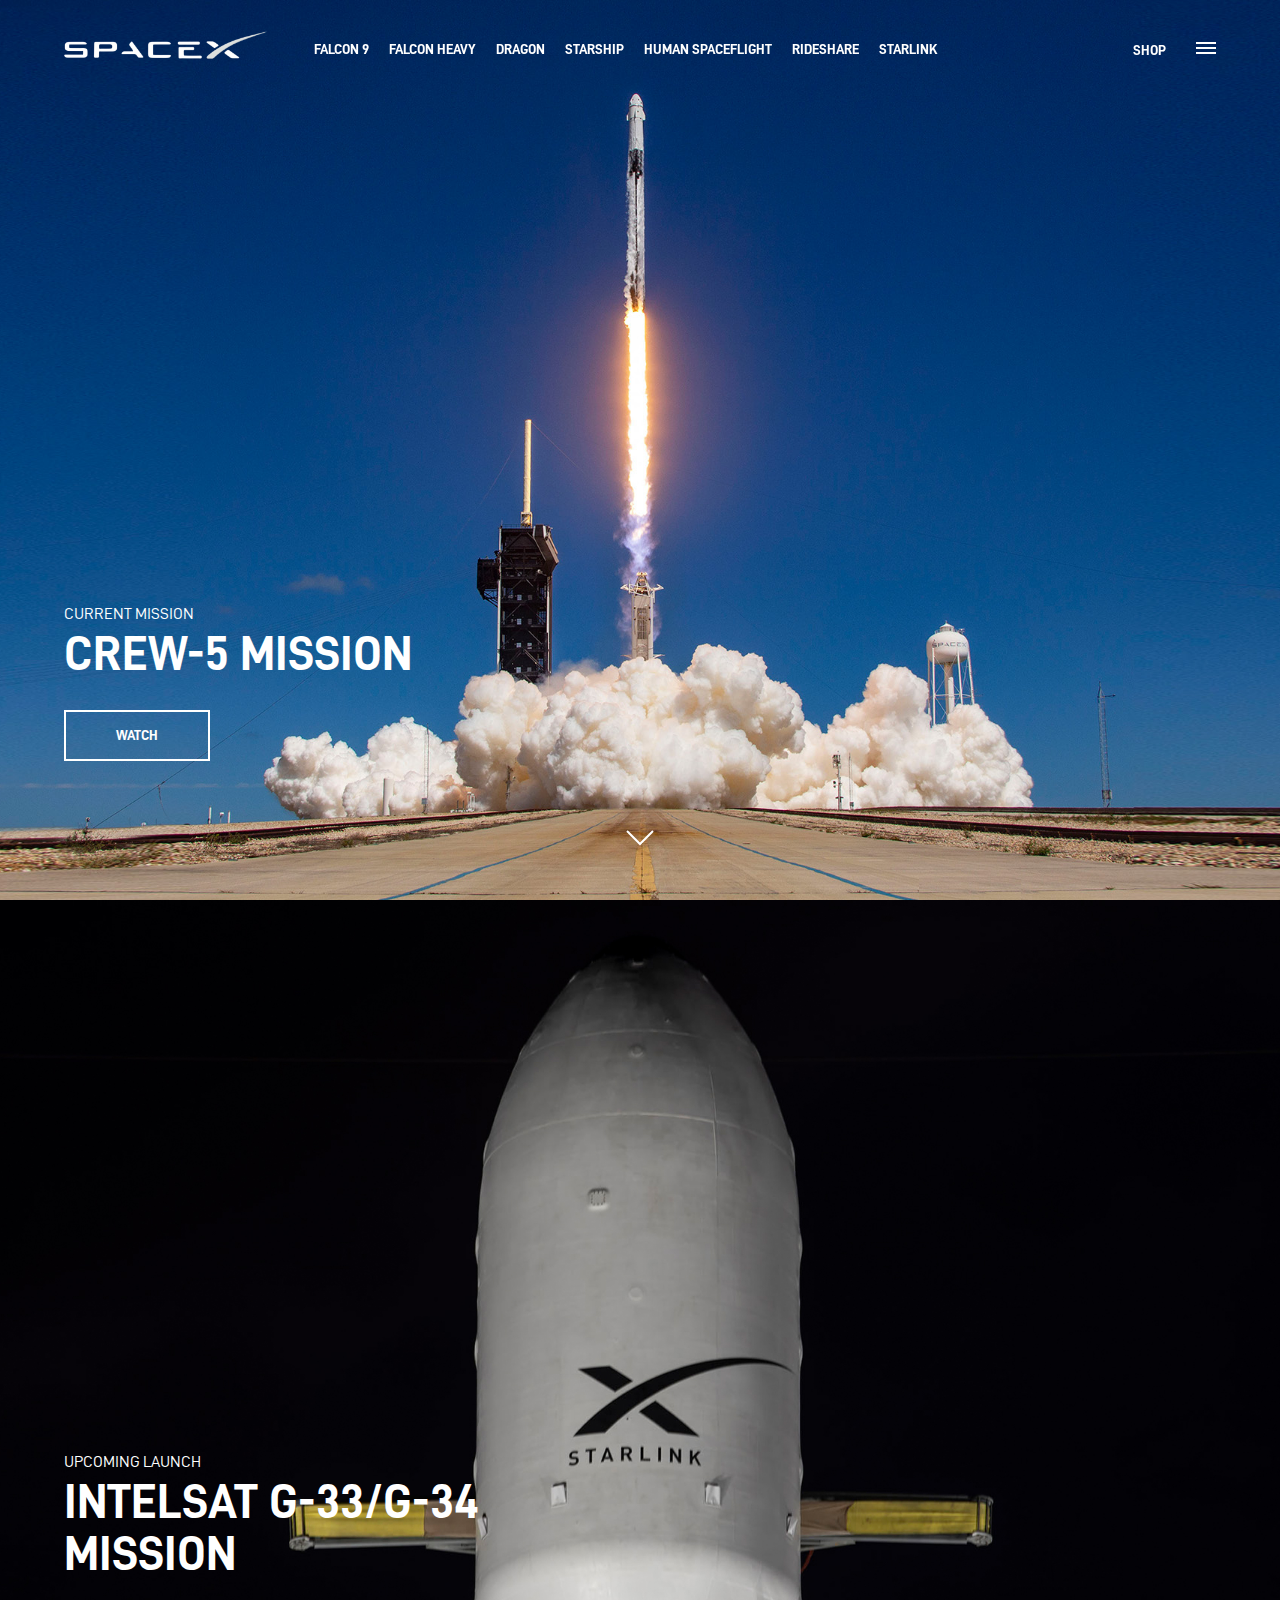
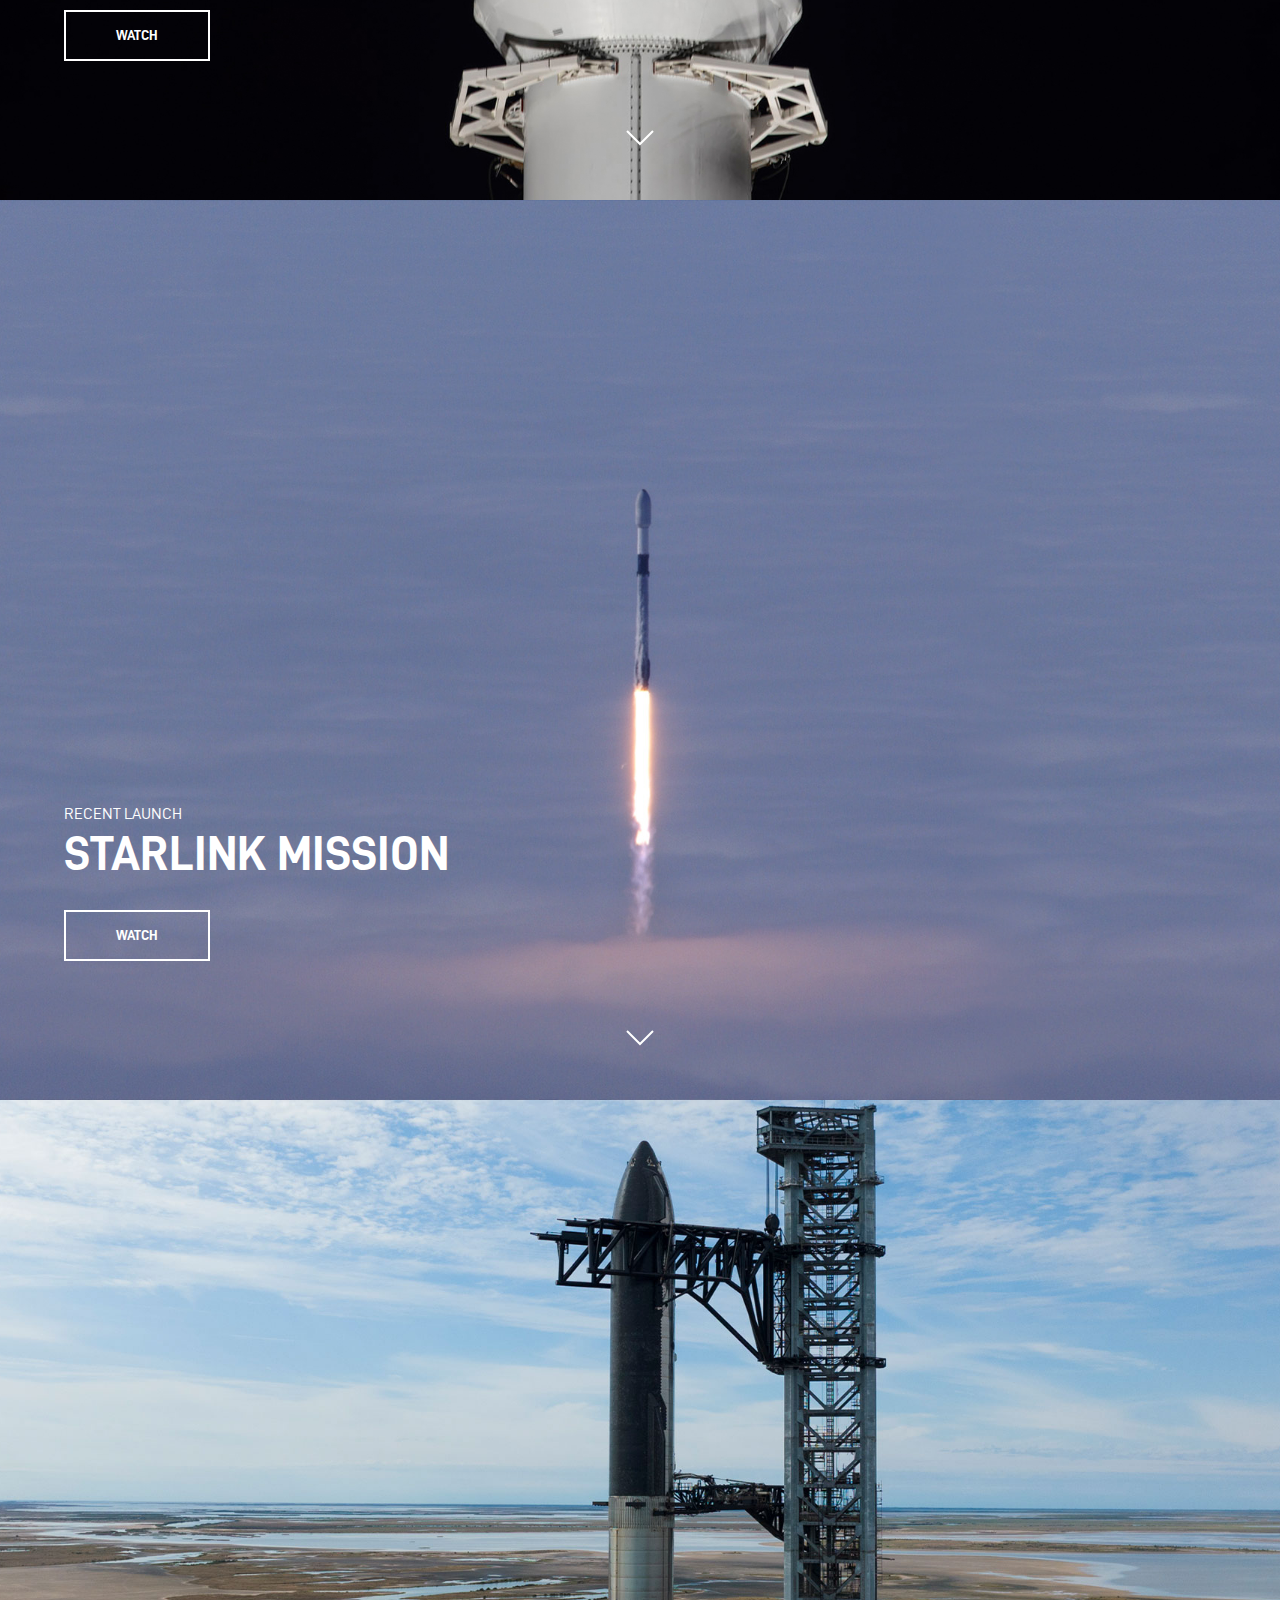
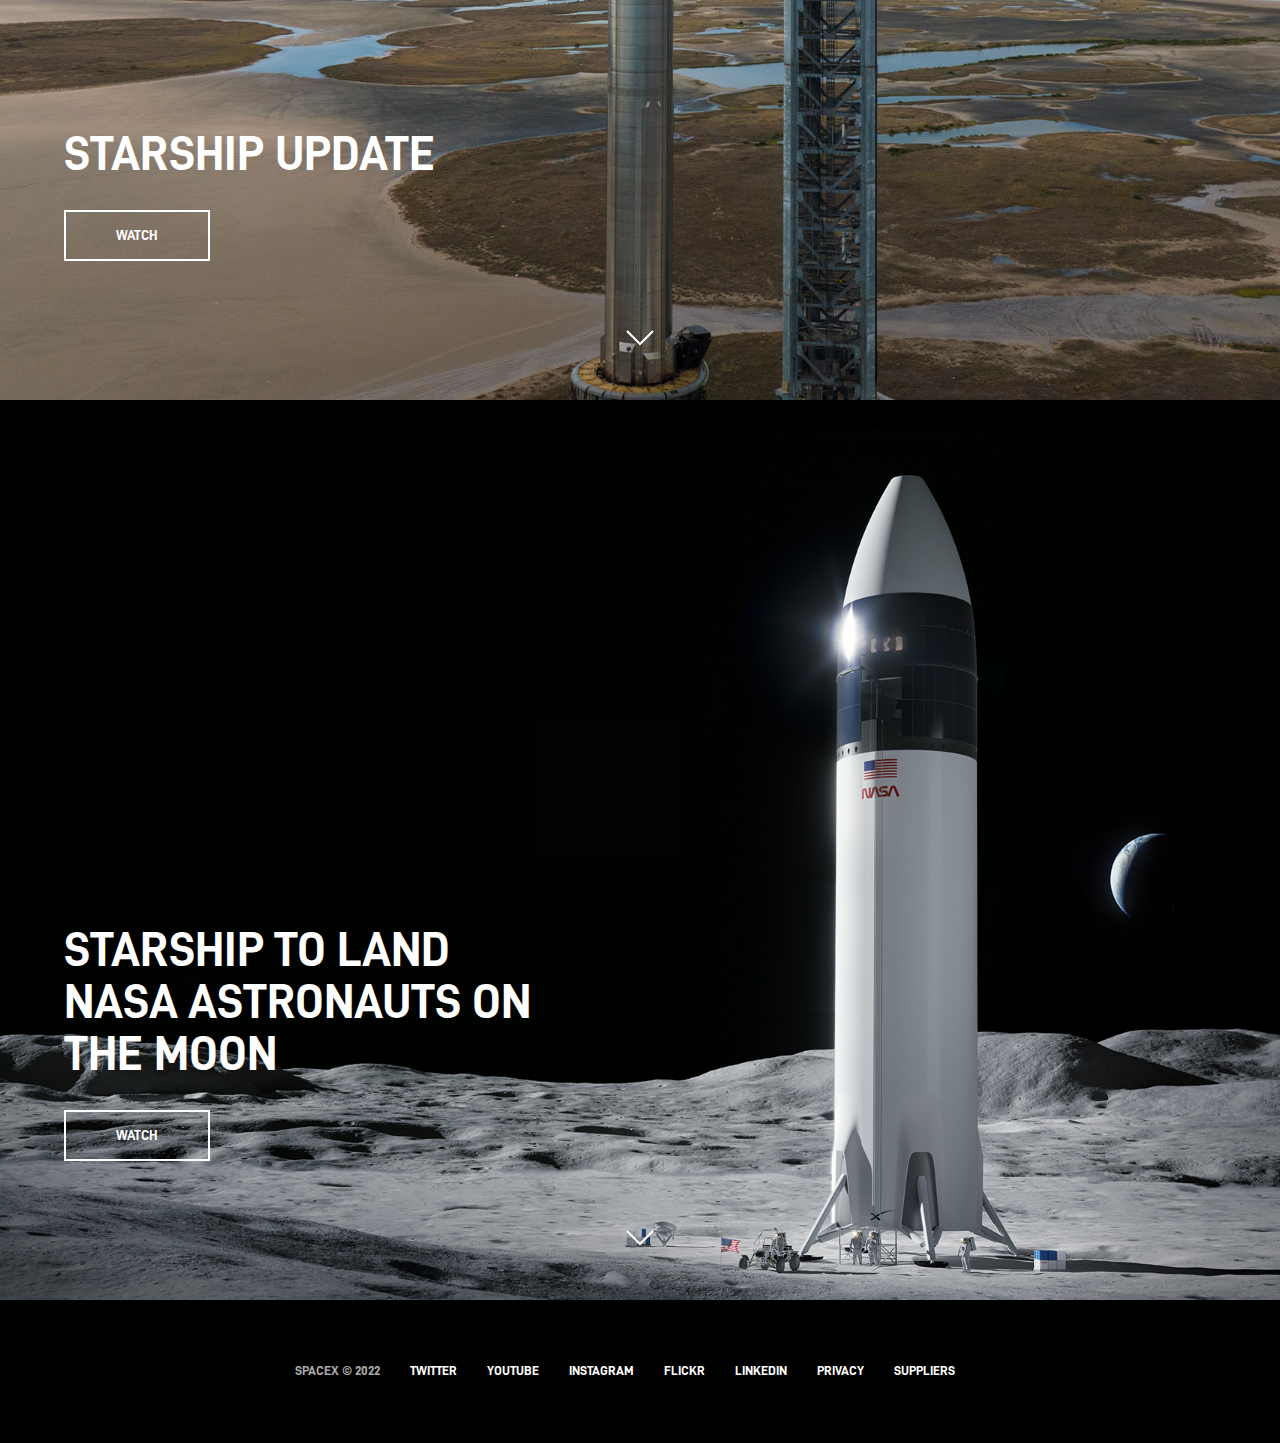
<file: deploy/index.html>
<!DOCTYPE html>
<html lang="en">

<head>
    <meta charset="UTF-8">
    <meta http-equiv="X-UA-Compatible" content="IE=edge">
    <meta name="viewport" content="width=device-width, initial-scale=1.0">
    <link rel="stylesheet" href="./index.css">
    <link rel="stylesheet" href="https://cdnjs.cloudflare.com/ajax/libs/font-awesome/4.7.0/css/font-awesome.min.css">
    <title>SpaceX</title>
</head>

<body>
    <!-- Navbar section -->
    <header class="main-header" id="main-header">
        <div class="header-container">
            <div class="left-nav-items">
                <div class="logo">
                    <a href="index.html">
                        <img src="./images/logo.png" alt="SpaceX">
                    </a>
                </div>

                <nav class="desktop-nav-items">
                    <ul>
                        <li class="nav-item"><a href="#" class="hover-underline-animation">Falcon 9</a></li>
                        <li class="nav-item"><a href="#" class="hover-underline-animation">Falcon Heavy</a></li>
                        <li class="nav-item"><a href="#" class="hover-underline-animation">Dragon</a></li>
                        <li class="nav-item"><a href="#" class="hover-underline-animation">Starship</a></li>
                        <li class="nav-item"><a href="#" class="hover-underline-animation">Human Spaceflight</a></li>
                        <li class="nav-item"><a href="#" class="hover-underline-animation">Rideshare</a></li>
                        <li class="nav-item"><a href="https://www.starlink.com" class="hover-underline-animation"
                                target="_">Starlink</a></li>
                </nav>
            </div>

            <div class="right-nav-items">
                <div>
                    <ul class="nav-links">
                        <li class="nav-item"><a href="https://shop.spacex.com/" rel="noopener" id ="shop" target="_blank">SHOP</a>
                        </li>
                    </ul>
                </div>
                <div class="hamburger-item" >
                    <button id="menu-btn" class="hamburger" type="button">
                        <span class="hamburger-top"></span>
                        <span class="hamburger-middle"></span>
                        <span class="hamburger-bottom"></span>
                      </button>
                </div>
            </div>
        </div>

    </header>

   

    <div id="overlay"></div>
    <div id="mobile-menu" class="mobile-main-menu">
        <ul>
          <li><a href="#">Mission</a></li>
          <li><a href="#">Launches</a></li>
          <li><a href="#">Careers</a></li>
          <li><a href="#">Updates</a></li>
          <li><a href="#">Shop</a></li>
  
          <li class="small-screen"><a href="falcon9.html">Falcon 9</a></li>
          <li class="small-screen">
            <a href="falcon-heavy.html">Falcon Heavy</a>
          </li>
          <li class="small-screen"><a href="dragon.html">Dragon</a></li>
          <li class="small-screen"><a href="#">Starship</a></li>
          <li class="small-screen"><a href="#">Human Spaceflight</a></li>
          <li class="small-screen"><a href="#">Rideshare</a></li>
          <li class="small-screen"><a href="#">Starlink</a></li>
        </ul>
      </div>


    <!-- First Section -->

    <section class="first-section">
        <div class="container">
            <div class="first-section-inner" id="inner-container">
                <h4>Current Mission</h4>
                <h2>CREW-5 MISSION</h2>
                <a href="#" class="btn">
                    <div class="hover"></div>
                    <span>watch</span>
                </a>
            </div>
        </div>

        <div class="scroll-arrow">
            <svg width="30px" height="20px">
                <path stroke="#ffffff" fill="none" stroke-width="2px" d="M2.000,5.000 L15.000,18.000 L28.000,5.000 ">
                </path>
            </svg>
        </div>
    </section>


    <!-- Second Section -->
    <section class="second-section">
        <div class="container">
            <div class="second-section-inner">
                <h4>Upcoming Launch</h4>
                <h2>Intelsat G-33/G-34 Mission</h2>
                <a href="#" class="btn">
                    <div class="hover"></div>
                    <span>watch</span>
                </a>
            </div>
        </div>

        <div class="scroll-arrow">
            <svg width="30px" height="20px">
                <path stroke="#ffffff" fill="none" stroke-width="2px" d="M2.000,5.000 L15.000,18.000 L28.000,5.000 ">
                </path>
            </svg>
        </div>
    </section>



    <!-- fifth -->
    <section class="fifth-section">
        <div class="container">
            <div class="fifth-section-inner">
                <h4>Recent Launch</h4>
                <h2>Starlink Mission</h2>
                <a href="#" class="btn">
                    <div class="hover"></div>
                    <span>watch</span>
                </a>
            </div>
        </div>
        <div class="scroll-arrow">
            <svg width="30px" height="20px">
                <path stroke="#ffffff" fill="none" stroke-width="2px" d="M2.000,5.000 L15.000,18.000 L28.000,5.000 ">
                </path>
            </svg>
        </div>
    </section>


    <!-- Third Section -->
    <section class="third-section">
        <div class="container">
            <div class="third-section-inner">
                <h2>Starship Update</h2>
                <a href="#" class="btn">
                    <div class="hover"></div>
                    <span>watch</span>
                </a>
            </div>
        </div>
        <div class="scroll-arrow">
            <svg width="30px" height="20px">
                <path stroke="#ffffff" fill="none" stroke-width="2px" d="M2.000,5.000 L15.000,18.000 L28.000,5.000 ">
                </path>
            </svg>
        </div>
    </section>

    <!-- Fourth Section -->
    <section class="fourth-section">
        <div class="container">
            <div class="fourth-section-inner">
                <h2>Starship to Land NASA Astronauts on the Moon</h2>
                <a href="#" class="btn">
                    <div class="hover"></div>
                    <span>watch</span>
                </a>
            </div>
        </div>
        <div class="scroll-arrow">
            <svg width="30px" height="20px">
                <path stroke="#ffffff" fill="none" stroke-width="2px" d="M2.000,5.000 L15.000,18.000 L28.000,5.000 ">
                </path>
            </svg>
        </div>
    </section>

    <!-- Footer -->
    <footer>
        <ul>
            <li>SpaceX &copy; 2022</li>
            <li><a href="#">Twitter</a></li>
            <li><a href="#">YouTube</a></li>
            <li><a href="#">Instagram</a></li>
            <li><a href="#">Flickr</a></li>
            <li><a href="#">LinkedIn</a></li>
            <li><a href="#">Privacy</a></li>
            <li><a href="#">Suppliers</a></li>
        </ul>
    </footer>

    <script src="./index.js"></script>
</body>

</html>
</file>
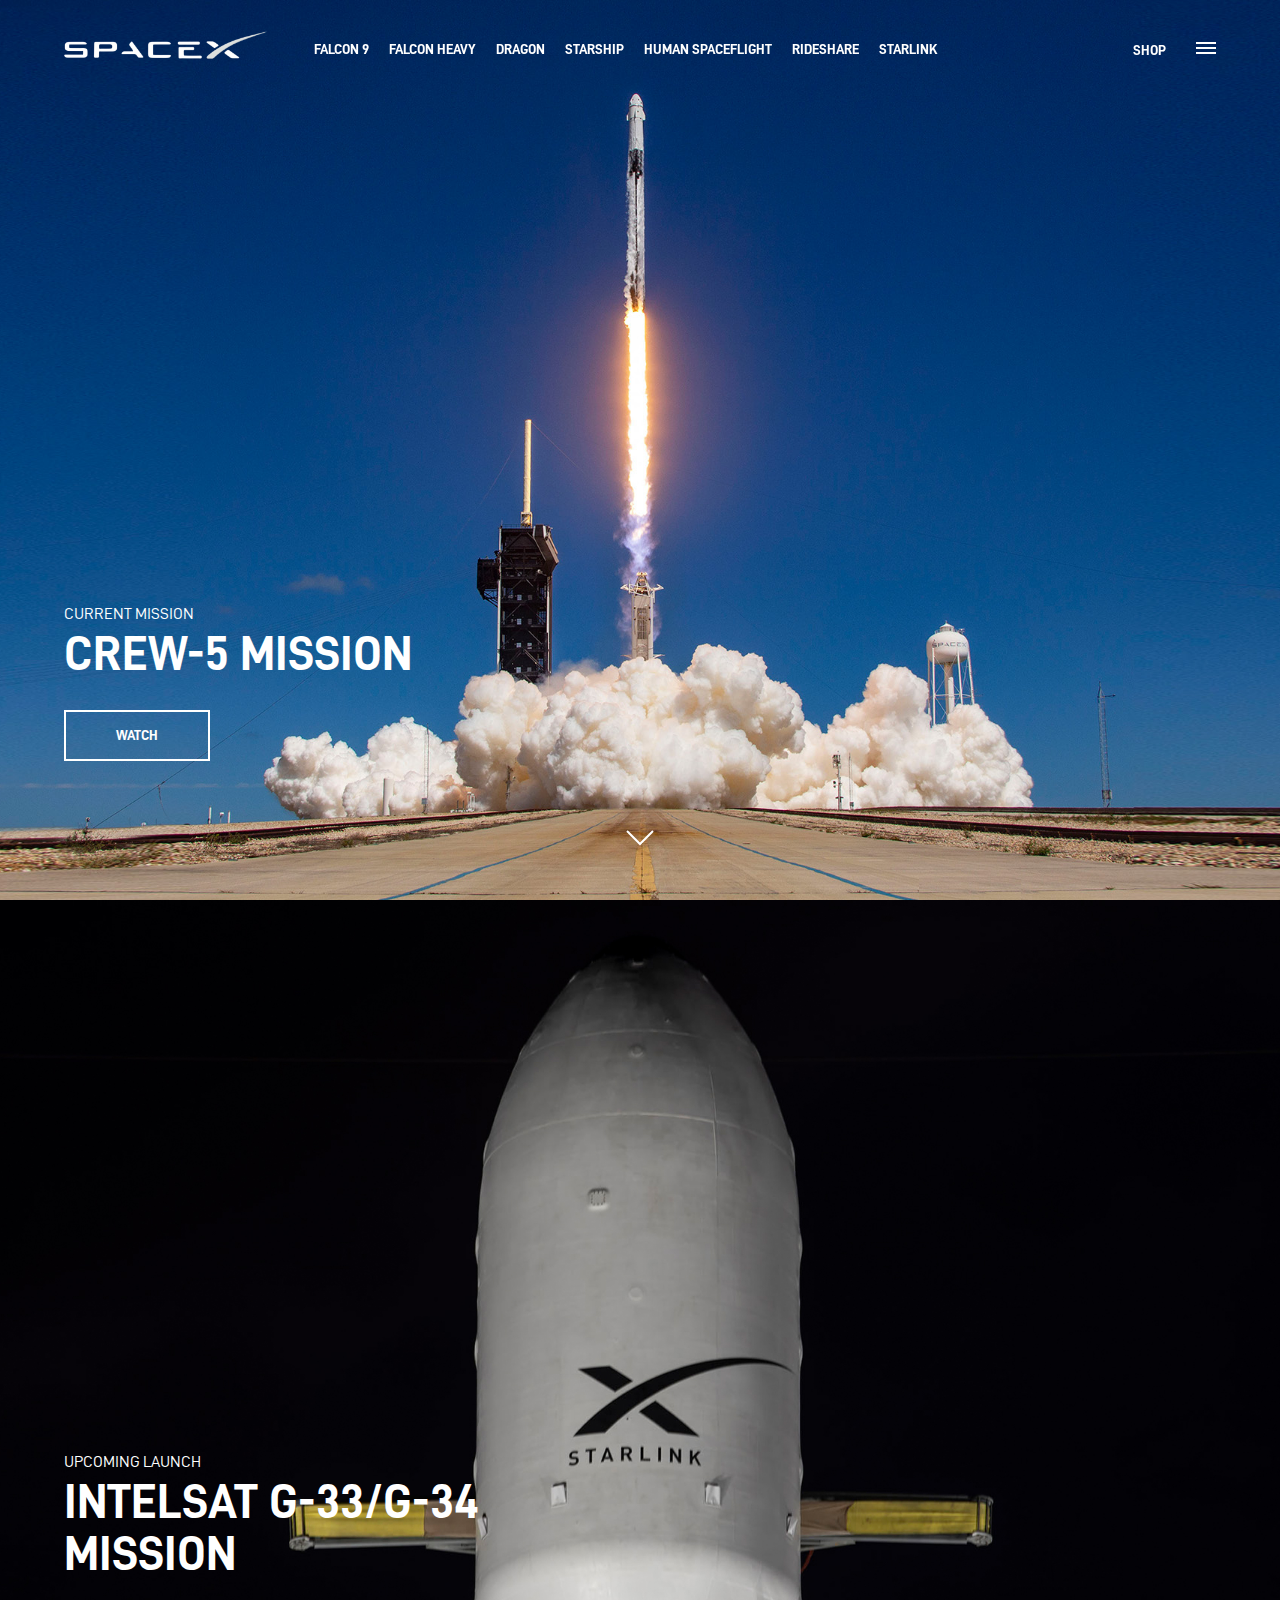
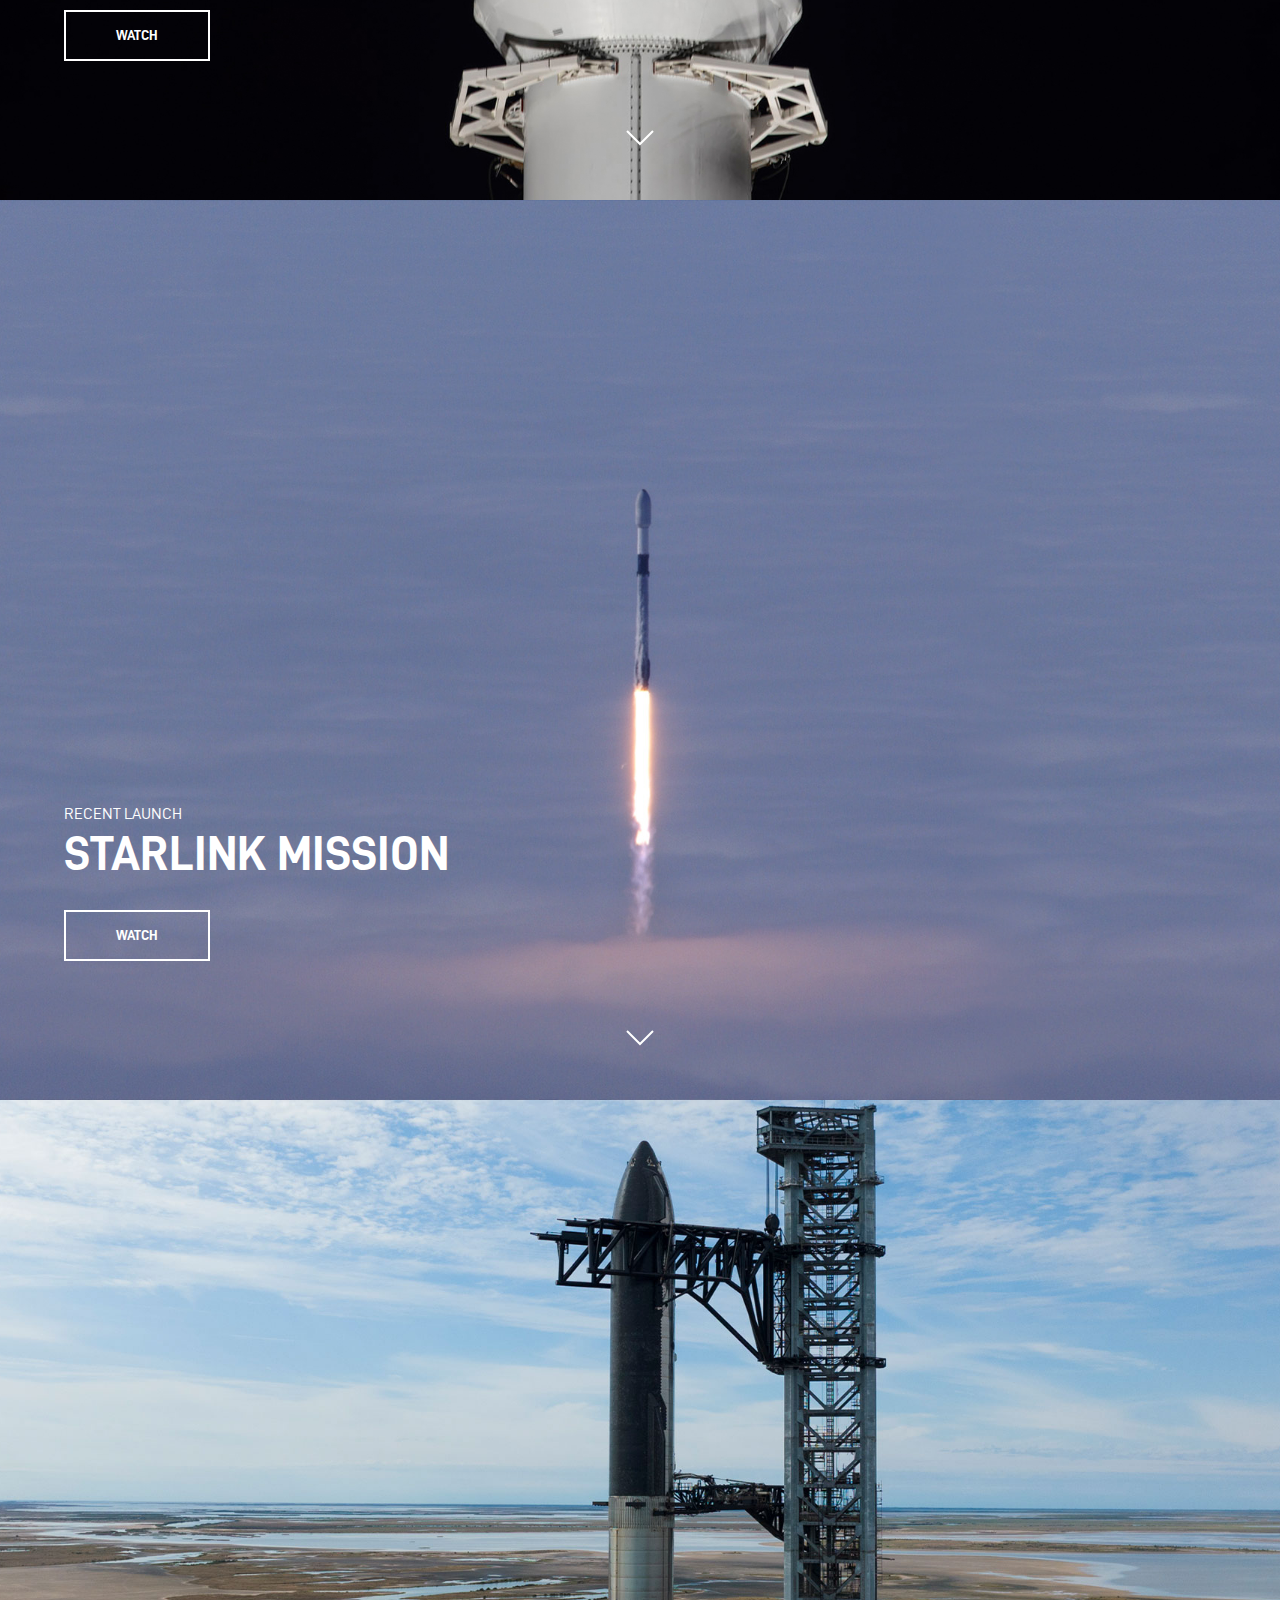
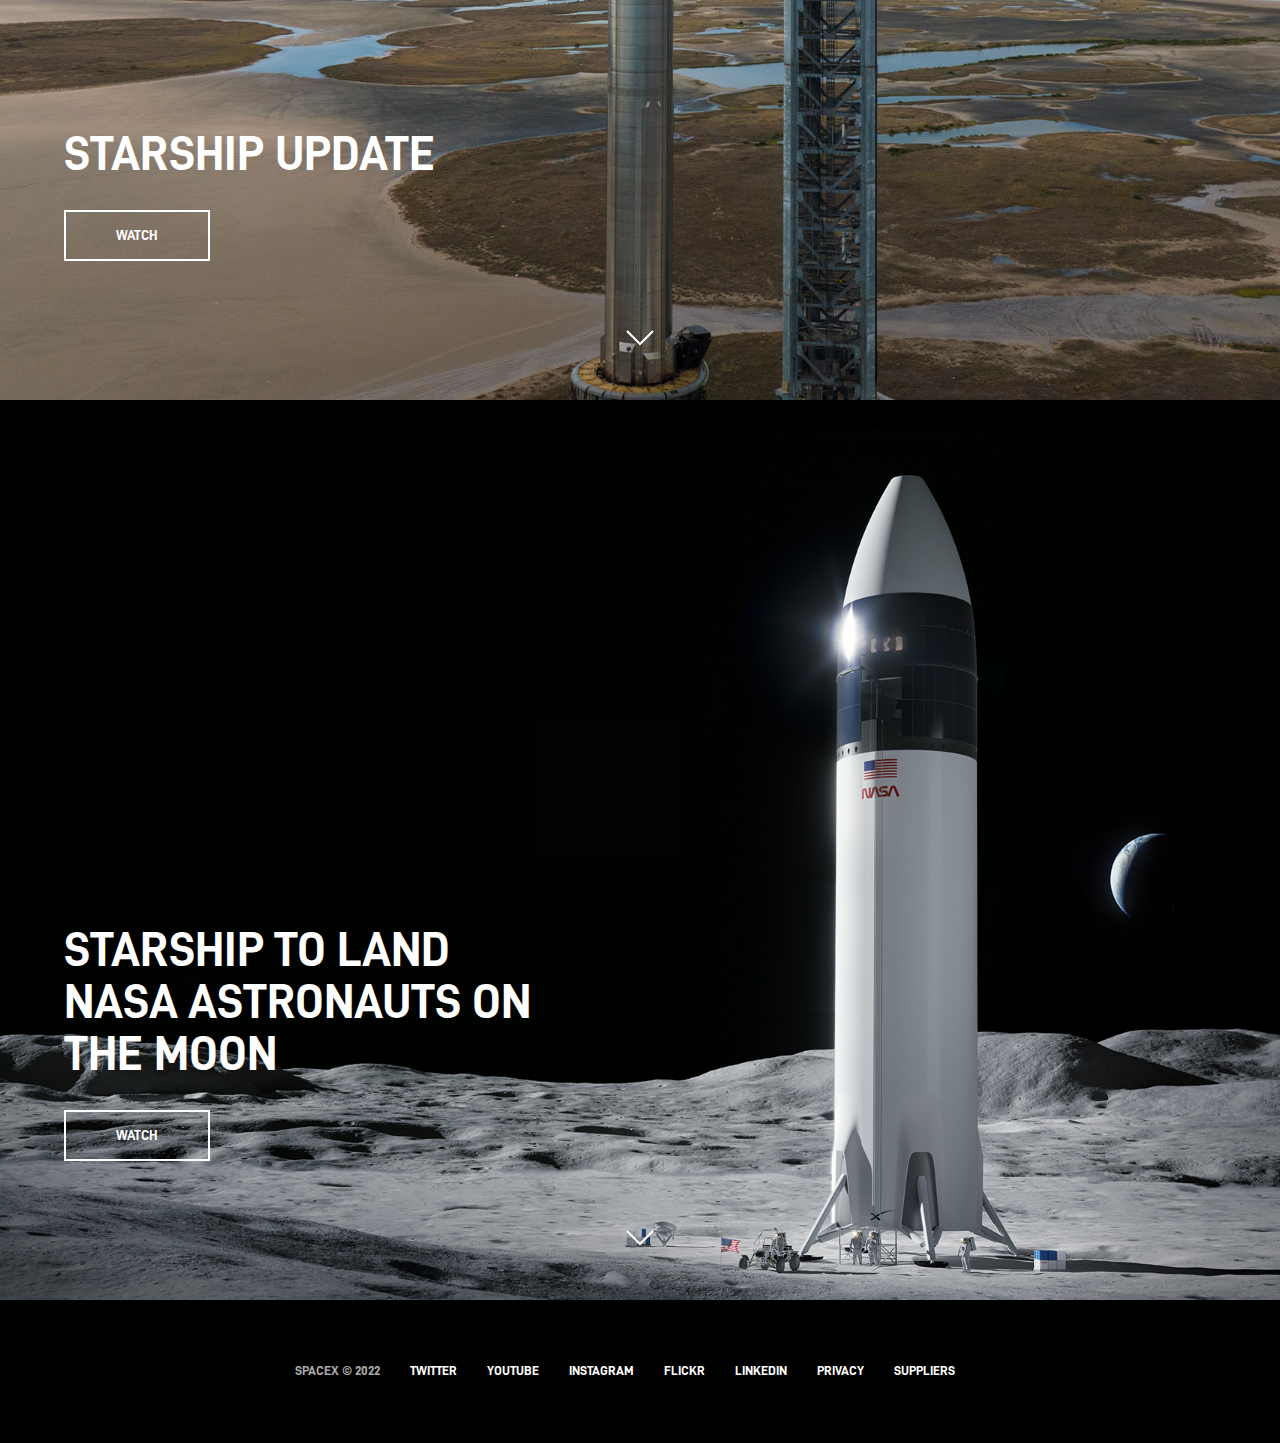
<file: src/index.html>
<!DOCTYPE html>
<html lang="en">

<head>
    <meta charset="UTF-8">
    <meta http-equiv="X-UA-Compatible" content="IE=edge">
    <meta name="viewport" content="width=device-width, initial-scale=1.0">
    <link rel="stylesheet" href="./index.css">
    <link rel="stylesheet" href="https://cdnjs.cloudflare.com/ajax/libs/font-awesome/4.7.0/css/font-awesome.min.css">
    <title>SpaceX</title>
</head>

<body>
    <!-- Navbar section -->
    <header class="main-header" id="main-header">
        <div class="header-container">
            <div class="left-nav-items">
                <div class="logo">
                    <a href="index.html">
                        <img src="../images/logo.png" alt="SpaceX">
                    </a>
                </div>

                <nav class="desktop-nav-items">
                    <ul>
                        <li class="nav-item"><a href="#" class="hover-underline-animation">Falcon 9</a></li>
                        <li class="nav-item"><a href="#" class="hover-underline-animation">Falcon Heavy</a></li>
                        <li class="nav-item"><a href="#" class="hover-underline-animation">Dragon</a></li>
                        <li class="nav-item"><a href="#" class="hover-underline-animation">Starship</a></li>
                        <li class="nav-item"><a href="#" class="hover-underline-animation">Human Spaceflight</a></li>
                        <li class="nav-item"><a href="#" class="hover-underline-animation">Rideshare</a></li>
                        <li class="nav-item"><a href="https://www.starlink.com" class="hover-underline-animation"
                                target="_">Starlink</a></li>
                </nav>
            </div>

            <div class="right-nav-items">
                <div>
                    <ul class="nav-links">
                        <li class="nav-item"><a href="https://shop.spacex.com/" rel="noopener" id ="shop" target="_blank">SHOP</a>
                        </li>
                    </ul>
                </div>
                <div class="hamburger-item" >
                    <button id="menu-btn" class="hamburger" type="button">
                        <span class="hamburger-top"></span>
                        <span class="hamburger-middle"></span>
                        <span class="hamburger-bottom"></span>
                      </button>
                </div>
            </div>
        </div>

    </header>

   

    <div id="overlay"></div>
    <div id="mobile-menu" class="mobile-main-menu">
        <ul>
          <li><a href="#">Mission</a></li>
          <li><a href="#">Launches</a></li>
          <li><a href="#">Careers</a></li>
          <li><a href="#">Updates</a></li>
          <li><a href="#">Shop</a></li>
  
          <li class="small-screen"><a href="falcon9.html">Falcon 9</a></li>
          <li class="small-screen">
            <a href="falcon-heavy.html">Falcon Heavy</a>
          </li>
          <li class="small-screen"><a href="dragon.html">Dragon</a></li>
          <li class="small-screen"><a href="#">Starship</a></li>
          <li class="small-screen"><a href="#">Human Spaceflight</a></li>
          <li class="small-screen"><a href="#">Rideshare</a></li>
          <li class="small-screen"><a href="#">Starlink</a></li>
        </ul>
      </div>


    <!-- First Section -->

    <section class="first-section">
        <div class="container">
            <div class="first-section-inner" id="inner-container">
                <h4>Current Mission</h4>
                <h2>CREW-5 MISSION</h2>
                <a href="#" class="btn">
                    <div class="hover"></div>
                    <span>watch</span>
                </a>
            </div>
        </div>

        <div class="scroll-arrow">
            <svg width="30px" height="20px">
                <path stroke="#ffffff" fill="none" stroke-width="2px" d="M2.000,5.000 L15.000,18.000 L28.000,5.000 ">
                </path>
            </svg>
        </div>
    </section>


    <!-- Second Section -->
    <section class="second-section">
        <div class="container">
            <div class="second-section-inner">
                <h4>Upcoming Launch</h4>
                <h2>Intelsat G-33/G-34 Mission</h2>
                <a href="#" class="btn">
                    <div class="hover"></div>
                    <span>watch</span>
                </a>
            </div>
        </div>

        <div class="scroll-arrow">
            <svg width="30px" height="20px">
                <path stroke="#ffffff" fill="none" stroke-width="2px" d="M2.000,5.000 L15.000,18.000 L28.000,5.000 ">
                </path>
            </svg>
        </div>
    </section>



    <!-- fifth -->
    <section class="fifth-section">
        <div class="container">
            <div class="fifth-section-inner">
                <h4>Recent Launch</h4>
                <h2>Starlink Mission</h2>
                <a href="#" class="btn">
                    <div class="hover"></div>
                    <span>watch</span>
                </a>
            </div>
        </div>
        <div class="scroll-arrow">
            <svg width="30px" height="20px">
                <path stroke="#ffffff" fill="none" stroke-width="2px" d="M2.000,5.000 L15.000,18.000 L28.000,5.000 ">
                </path>
            </svg>
        </div>
    </section>


    <!-- Third Section -->
    <section class="third-section">
        <div class="container">
            <div class="third-section-inner">
                <h2>Starship Update</h2>
                <a href="#" class="btn">
                    <div class="hover"></div>
                    <span>watch</span>
                </a>
            </div>
        </div>
        <div class="scroll-arrow">
            <svg width="30px" height="20px">
                <path stroke="#ffffff" fill="none" stroke-width="2px" d="M2.000,5.000 L15.000,18.000 L28.000,5.000 ">
                </path>
            </svg>
        </div>
    </section>

    <!-- Fourth Section -->
    <section class="fourth-section">
        <div class="container">
            <div class="fourth-section-inner">
                <h2>Starship to Land NASA Astronauts on the Moon</h2>
                <a href="#" class="btn">
                    <div class="hover"></div>
                    <span>watch</span>
                </a>
            </div>
        </div>
        <div class="scroll-arrow">
            <svg width="30px" height="20px">
                <path stroke="#ffffff" fill="none" stroke-width="2px" d="M2.000,5.000 L15.000,18.000 L28.000,5.000 ">
                </path>
            </svg>
        </div>
    </section>

    <!-- Footer -->
    <footer>
        <ul>
            <li>SpaceX &copy; 2022</li>
            <li><a href="#">Twitter</a></li>
            <li><a href="#">YouTube</a></li>
            <li><a href="#">Instagram</a></li>
            <li><a href="#">Flickr</a></li>
            <li><a href="#">LinkedIn</a></li>
            <li><a href="#">Privacy</a></li>
            <li><a href="#">Suppliers</a></li>
        </ul>
    </footer>

    <script src="../scripts/index.js"></script>
</body>

</html>
</file>
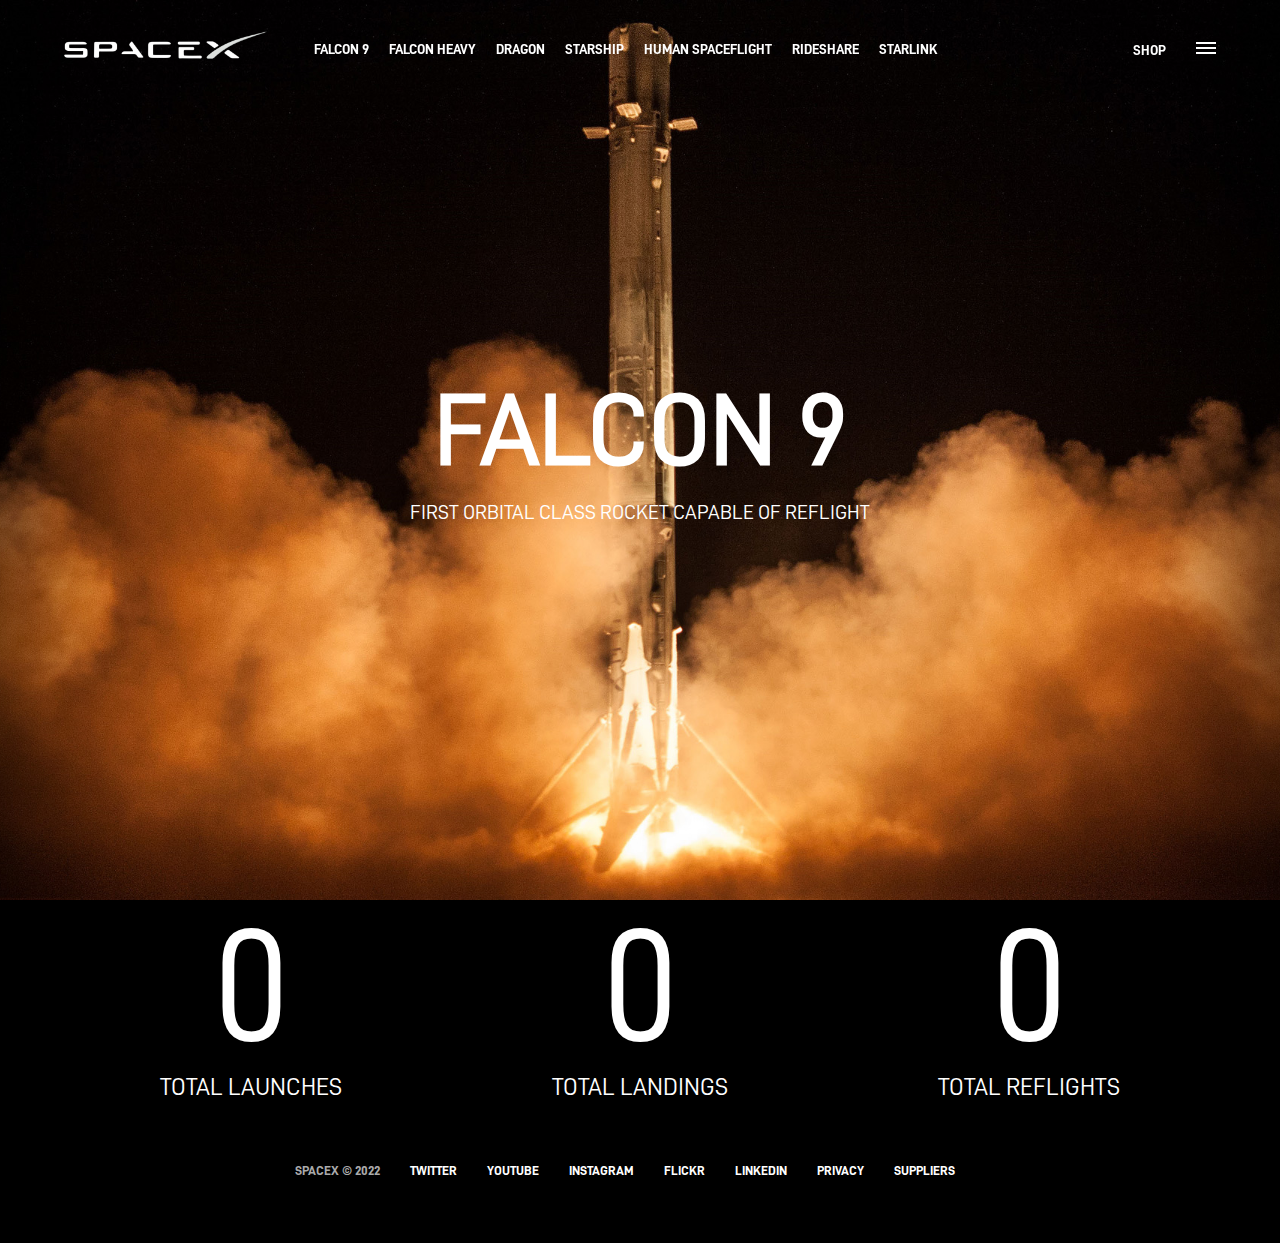
<file: deploy/falcon9.html>
<!DOCTYPE html>
<html lang="en">
  <head>
    <meta charset="UTF-8" />
    <meta http-equiv="X-UA-Compatible" content="IE=edge" />
    <meta name="viewport" content="width=device-width, initial-scale=1.0" />
    <link rel="stylesheet" href="./index.css" />
    <script src="./index.js" defer></script>
    <title>SpaceX - Falcon 9</title>
  </head>
  <body>
    <div id="overlay"></div>
    <div id="mobile-menu" class="mobile-main-menu">
      <ul>
        <li><a href="#">Mission</a></li>
        <li><a href="#">Launches</a></li>
        <li><a href="#">Careers</a></li>
        <li><a href="#">Updates</a></li>
        <li><a href="#">Shop</a></li>

        <li class="mobile-only"><a href="falcon9.html">Falcon 9</a></li>
        <li class="mobile-only">
          <a href="falcon-heavy.html">Falcon Heavy</a>
        </li>
        <li class="mobile-only"><a href="dragon.html">Dragon</a></li>
        <li class="mobile-only"><a href="#">Starship</a></li>
        <li class="mobile-only"><a href="#">Human Spaceflight</a></li>
        <li class="mobile-only"><a href="#">Rideshare</a></li>
        <li class="mobile-only"><a href="#">Starlink</a></li>
      </ul>
    </div>


    <header class="main-header" id="main-header">
        <div class="header-container">
            <div class="left-nav-items">
                <div class="logo">
                    <a href="index.html">
                        <img src="../images/logo.png" alt="SpaceX">
                    </a>
                </div>

                <nav class="desktop-nav-items">
                    <ul>
                        <li class="nav-item"><a href="#" class="hover-underline-animation">Falcon 9</a></li>
                        <li class="nav-item"><a href="#" class="hover-underline-animation">Falcon Heavy</a></li>
                        <li class="nav-item"><a href="#" class="hover-underline-animation">Dragon</a></li>
                        <li class="nav-item"><a href="#" class="hover-underline-animation">Starship</a></li>
                        <li class="nav-item"><a href="#" class="hover-underline-animation">Human Spaceflight</a></li>
                        <li class="nav-item"><a href="#" class="hover-underline-animation">Rideshare</a></li>
                        <li class="nav-item"><a href="https://www.starlink.com" class="hover-underline-animation"
                                target="_">Starlink</a></li>
                </nav>
            </div>

            <div class="right-nav-items">
                <div>
                    <ul class="nav-links">
                        <li class="nav-item"><a href="https://shop.spacex.com/" rel="noopener" id ="shop" target="_blank">SHOP</a>
                        </li>
                    </ul>
                </div>
                <div class="hamburger-item" >
                    <button id="menu-btn" class="hamburger" type="button">
                        <span class="hamburger-top"></span>
                        <span class="hamburger-middle"></span>
                        <span class="hamburger-bottom"></span>
                      </button>
                </div>
            </div>
        </div>

    </header>

    <section class="section-animate bg-falcon-9"></section>
    <div class="section-inner-center">
      <h3>Falcon 9</h3>
      <p>First orbital class rocket capable of reflight</p>
    </div>

    <div class="stats">
      <div>
        <span class="counter" data-target="178">0</span>
        <h4>Total Launches</h4>
      </div>
      <div>
        <span class="counter" data-target="138">0</span>
        <h4>Total Landings</h4>
      </div>
      <div>
        <span class="counter" data-target="116">0</span>
        <h4>Total Reflights</h4>
      </div>
    </div>

    <footer>
      <ul>
        <li>SpaceX &copy; 2022</li>
        <li><a href="#">Twitter</a></li>
        <li><a href="#">YouTube</a></li>
        <li><a href="#">Instagram</a></li>
        <li><a href="#">Flickr</a></li>
        <li><a href="#">LinkedIn</a></li>
        <li><a href="#">Privacy</a></li>
        <li><a href="#">Suppliers</a></li>
      </ul>
    </footer>
  </body>
</html>
</file>
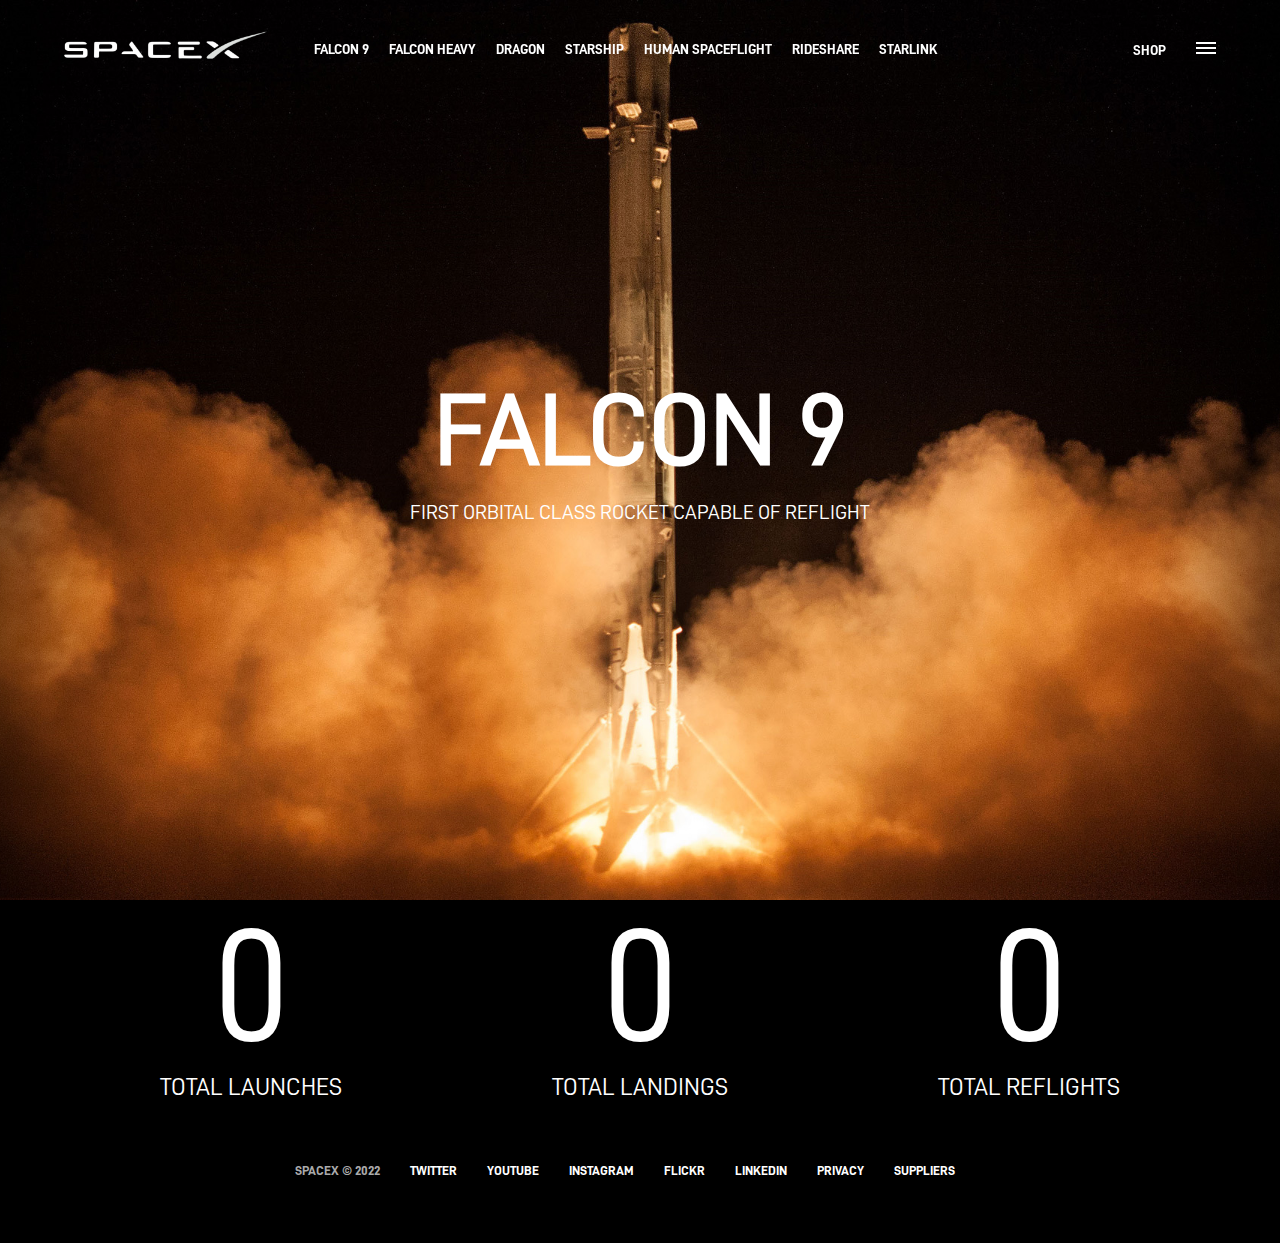
<file: src/falcon9.html>
<!DOCTYPE html>
<html lang="en">
  <head>
    <meta charset="UTF-8" />
    <meta http-equiv="X-UA-Compatible" content="IE=edge" />
    <meta name="viewport" content="width=device-width, initial-scale=1.0" />
    <link rel="stylesheet" href="../styles/index.css" />
    <script src="../scripts/index.js" defer></script>
    <title>SpaceX - Falcon 9</title>
  </head>
  <body>
    <div id="overlay"></div>
    <div id="mobile-menu" class="mobile-main-menu">
      <ul>
        <li><a href="#">Mission</a></li>
        <li><a href="#">Launches</a></li>
        <li><a href="#">Careers</a></li>
        <li><a href="#">Updates</a></li>
        <li><a href="#">Shop</a></li>

        <li class="mobile-only"><a href="falcon9.html">Falcon 9</a></li>
        <li class="mobile-only">
          <a href="falcon-heavy.html">Falcon Heavy</a>
        </li>
        <li class="mobile-only"><a href="dragon.html">Dragon</a></li>
        <li class="mobile-only"><a href="#">Starship</a></li>
        <li class="mobile-only"><a href="#">Human Spaceflight</a></li>
        <li class="mobile-only"><a href="#">Rideshare</a></li>
        <li class="mobile-only"><a href="#">Starlink</a></li>
      </ul>
    </div>


    <header class="main-header" id="main-header">
        <div class="header-container">
            <div class="left-nav-items">
                <div class="logo">
                    <a href="index.html">
                        <img src="../images/logo.png" alt="SpaceX">
                    </a>
                </div>

                <nav class="desktop-nav-items">
                    <ul>
                        <li class="nav-item"><a href="#" class="hover-underline-animation">Falcon 9</a></li>
                        <li class="nav-item"><a href="#" class="hover-underline-animation">Falcon Heavy</a></li>
                        <li class="nav-item"><a href="#" class="hover-underline-animation">Dragon</a></li>
                        <li class="nav-item"><a href="#" class="hover-underline-animation">Starship</a></li>
                        <li class="nav-item"><a href="#" class="hover-underline-animation">Human Spaceflight</a></li>
                        <li class="nav-item"><a href="#" class="hover-underline-animation">Rideshare</a></li>
                        <li class="nav-item"><a href="https://www.starlink.com" class="hover-underline-animation"
                                target="_">Starlink</a></li>
                </nav>
            </div>

            <div class="right-nav-items">
                <div>
                    <ul class="nav-links">
                        <li class="nav-item"><a href="https://shop.spacex.com/" rel="noopener" id ="shop" target="_blank">SHOP</a>
                        </li>
                    </ul>
                </div>
                <div class="hamburger-item" >
                    <button id="menu-btn" class="hamburger" type="button">
                        <span class="hamburger-top"></span>
                        <span class="hamburger-middle"></span>
                        <span class="hamburger-bottom"></span>
                      </button>
                </div>
            </div>
        </div>

    </header>

    <section class="section-animate bg-falcon-9"></section>
    <div class="section-inner-center">
      <h3>Falcon 9</h3>
      <p>First orbital class rocket capable of reflight</p>
    </div>

    <div class="stats">
      <div>
        <span class="counter" data-target="178">0</span>
        <h4>Total Launches</h4>
      </div>
      <div>
        <span class="counter" data-target="138">0</span>
        <h4>Total Landings</h4>
      </div>
      <div>
        <span class="counter" data-target="116">0</span>
        <h4>Total Reflights</h4>
      </div>
    </div>

    <footer>
      <ul>
        <li>SpaceX &copy; 2022</li>
        <li><a href="#">Twitter</a></li>
        <li><a href="#">YouTube</a></li>
        <li><a href="#">Instagram</a></li>
        <li><a href="#">Flickr</a></li>
        <li><a href="#">LinkedIn</a></li>
        <li><a href="#">Privacy</a></li>
        <li><a href="#">Suppliers</a></li>
      </ul>
    </footer>
  </body>
</html>
</file>
<file: deploy/index.css>
.hover-underline-animation {
  position: inherit;
}

.hover-underline-animation:hover {
  transform: scale(1.1);
  transition: transform 0.3s ease-in-out;
}

.hover-underline-animation:after {
  content: "";
  position: absolute;
  width: 100%;
  transform: scaleX(0);
  height: 1px;
  bottom: -2px;
  left: 0;
  background-color: white;
  transform-origin: bottom right;
  transition: transform 0.25s ease-out;
}

.hover-underline-animation:hover:after {
  transform: scaleX(1);
  transform-origin: bottom left;
}

.scroll-arrow {
  -webkit-animation: fadeBounce;
          animation: fadeBounce;
}

@-webkit-keyframes fadeInUp {
  0% {
    opacity: 0;
    transform: translateY(140px);
  }
  100% {
    opacity: 1;
    transform: translateY(0);
  }
}

@keyframes fadeInUp {
  0% {
    opacity: 0;
    transform: translateY(140px);
  }
  100% {
    opacity: 1;
    transform: translateY(0);
  }
}
@-webkit-keyframes fadeBounce {
  0%, 20%, 50%, 80%, 100% {
    opacity: 0;
    transform: translateY(10px);
  }
  40% {
    opacity: 1;
    transform: translateY(0);
  }
}
@keyframes fadeBounce {
  0%, 20%, 50%, 80%, 100% {
    opacity: 0;
    transform: translateY(10px);
  }
  40% {
    opacity: 1;
    transform: translateY(0);
  }
}
@-webkit-keyframes fadeIn {
  0% {
    opacity: 0;
  }
  100% {
    opacity: 1;
  }
}
@keyframes fadeIn {
  0% {
    opacity: 0;
  }
  100% {
    opacity: 1;
  }
}
.bg-falcon-9 {
  background-image: url("./images/falcon9.jpg");
}

section-animate {
  -webkit-animation: fadeIn 2s ease-in-out;
          animation: fadeIn 2s ease-in-out;
}

.section-inner-center {
  position: absolute;
  top: 50%;
  left: 50%;
  transform: translate(-50%, -50%);
  text-transform: uppercase;
  text-align: center;
  width: 80%;
}

.section-inner-center h3 {
  font-size: 100px;
  margin-bottom: 15px;
  -webkit-animation: fadeInUp 0.5s ease-in-out;
          animation: fadeInUp 0.5s ease-in-out;
}

.section-inner-center p {
  font-size: 20px;
  -webkit-animation: fadeInUp 0.5s ease-in-out 0.2s;
          animation: fadeInUp 0.5s ease-in-out 0.2s;
  -webkit-animation-fill-mode: both;
          animation-fill-mode: both;
}

/* Stats */
.stats {
  max-width: 960px;
  margin: 0 auto;
  display: flex;
  align-items: center;
  justify-content: space-between;
  text-align: center;
  text-transform: uppercase;
}

.stats div span {
  font-size: 160px;
}

.stats div h4 {
  font-size: 24px;
  font-weight: 300;
}

@font-face {
  font-family: spacex;
  src: url(./fonts/D-DIN.woff2);
}
@font-face {
  font-family: spacexbold;
  src: url(./fonts/D-DIN-Bold.woff2);
}
*,
*::before,
*::after {
  margin: 0;
  padding: 0;
  scroll-behavior: smooth;
}

body {
  font-family: spacex;
  background: black;
  color: white;
}

a {
  text-decoration: none;
  color: white;
}

ul {
  list-style: none;
}

/* Header and Navbar */
.main-header {
  position: fixed;
  width: 100%;
  top: 0;
  left: 0;
  z-index: 5;
  text-transform: uppercase;
  height: 100px;
  padding: 0px;
  transition: top 0.5s;
}
.main-header .header-container {
  height: 100px;
  display: flex;
  align-items: center;
  justify-content: space-between;
  max-width: 1400px;
  margin: 0 auto;
}
.main-header .left-nav-items {
  display: flex;
  align-items: center;
  justify-content: center;
}
.main-header .desktop-nav-items ul {
  display: flex;
  align-items: center;
  justify-content: center;
}
.main-header .desktop-nav-items ul li {
  font-family: spacexbold;
  font-size: 14px;
  position: relative;
  margin-right: 20px;
  padding-bottom: 2px;
  left: 40px;
}
.main-header .right-nav-items {
  font-family: spacexbold;
  font-size: 14px;
  position: relative;
  display: flex;
  align-items: center;
  justify-content: center;
}
.main-header .right-nav-items div {
  margin-left: 30px;
}

/* logo */
.logo {
  width: 210px;
  height: auto;
  position: relative;
}
.logo img {
  display: block;
  height: auto;
  width: 100%;
}

.scroll-arrow {
  position: absolute;
  bottom: 50px;
  left: 50%;
  transform: translateX(-50%);
  -webkit-animation: fadeBounce 5s infinite;
          animation: fadeBounce 5s infinite;
}

section {
  height: 100vh;
  background-position: center center;
  background-repeat: no-repeat;
  background-size: cover;
  position: relative;
  text-transform: uppercase;
}

.first-section {
  background-image: url("./images/Homepage_Desktop.jpg");
}
.first-section .first-section-inner {
  display: block;
  position: absolute;
  bottom: 15%;
  max-width: 500px;
}
@media (max-with: 1100px) {
  .first-section .first-section-inner {
    max-width: 400px;
  }
}
@media (max-width: 600px) {
  .first-section .first-section-inner {
    bottom: 75px;
    left: 20px;
    max-width: 300px;
  }
}
.first-section .first-section-inner h4 {
  font-size: 1em;
  margin-bottom: 5px;
  font-weight: 300;
  -webkit-animation: fadeInUp 0.5s ease-in-out 0.2s;
          animation: fadeInUp 0.5s ease-in-out 0.2s;
  -webkit-animation-fill-mode: both;
          animation-fill-mode: both;
}
.first-section .first-section-inner h2 {
  font-size: 48px;
  font-family: spacexbold;
  font-weight: 400;
  margin-bottom: 20px;
  -webkit-animation: fadeInUp 0.5s ease-in-out 0.4s both;
          animation: fadeInUp 0.5s ease-in-out 0.4s both;
}
@media (max-width: 600px) {
  .first-section .first-section-inner h2 {
    font-size: 40px;
  }
}
.first-section .first-section-inner .btn {
  position: relative;
  display: inline-block;
  cursor: pointer;
  text-align: center;
  padding: 15px 50px;
  margin-top: 10px;
  border: 2px solid #fff;
  text-transform: uppercase;
  z-index: 2;
  overflow: hidden;
  font-weight: bold;
  -webkit-animation: fadeInUp 0.5s ease-in-out 0.6s both;
          animation: fadeInUp 0.5s ease-in-out 0.6s both;
}
.first-section .first-section-inner .btn span {
  font-family: spacexbold;
  font-size: 14px;
}

.second-section {
  background-image: url("./images/Starlink_Desktop.jpg");
}
.second-section .second-section-inner {
  position: absolute;
  bottom: 15%;
  max-width: 500px;
}
@media (max-with: 1100px) {
  .second-section .second-section-inner {
    max-width: 400px;
  }
}
@media (max-width: 600px) {
  .second-section .second-section-inner {
    bottom: 75px;
    left: 20px;
    max-width: 300px;
  }
}
.second-section .second-section-inner h4 {
  font-size: 1em;
  margin-bottom: 5px;
  font-weight: 300;
  -webkit-animation: fadeInUp 0.5s ease-in-out 0.2s;
          animation: fadeInUp 0.5s ease-in-out 0.2s;
  -webkit-animation-fill-mode: both;
          animation-fill-mode: both;
}
.second-section .second-section-inner h2 {
  font-size: 48px;
  font-family: spacexbold;
  font-weight: 400;
  margin-bottom: 20px;
  -webkit-animation: fadeInUp 0.5s ease-in-out 0.4s both;
          animation: fadeInUp 0.5s ease-in-out 0.4s both;
}
@media (max-width: 600px) {
  .second-section .second-section-inner h2 {
    font-size: 40px;
  }
}
.second-section .second-section-inner .btn {
  position: relative;
  display: inline-block;
  cursor: pointer;
  text-align: center;
  padding: 15px 50px;
  margin-top: 10px;
  border: 2px solid #fff;
  text-transform: uppercase;
  z-index: 2;
  overflow: hidden;
  font-weight: bold;
  -webkit-animation: fadeInUp 0.5s ease-in-out 0.6s both;
          animation: fadeInUp 0.5s ease-in-out 0.6s both;
}
.second-section .second-section-inner .btn span {
  font-family: spacexbold;
  font-size: 14px;
}

.fifth-section {
  background-image: url("./images/Launch.jpg");
}
.fifth-section .fifth-section-inner {
  position: absolute;
  bottom: 15%;
  max-width: 500px;
}
@media (max-with: 1100px) {
  .fifth-section .fifth-section-inner {
    max-width: 400px;
  }
}
@media (max-width: 600px) {
  .fifth-section .fifth-section-inner {
    bottom: 75px;
    left: 20px;
    max-width: 300px;
  }
}
.fifth-section .fifth-section-inner h4 {
  font-size: 1em;
  margin-bottom: 5px;
  font-weight: 300;
  -webkit-animation: fadeInUp 0.5s ease-in-out 0.2s;
          animation: fadeInUp 0.5s ease-in-out 0.2s;
  -webkit-animation-fill-mode: both;
          animation-fill-mode: both;
}
.fifth-section .fifth-section-inner h2 {
  font-size: 48px;
  font-family: spacexbold;
  font-weight: 400;
  margin-bottom: 20px;
  -webkit-animation: fadeInUp 0.5s ease-in-out 0.4s both;
          animation: fadeInUp 0.5s ease-in-out 0.4s both;
}
@media (max-width: 600px) {
  .fifth-section .fifth-section-inner h2 {
    font-size: 40px;
  }
}
.fifth-section .fifth-section-inner .btn {
  position: relative;
  display: inline-block;
  cursor: pointer;
  text-align: center;
  padding: 15px 50px;
  margin-top: 10px;
  border: 2px solid #fff;
  text-transform: uppercase;
  z-index: 2;
  overflow: hidden;
  font-weight: bold;
  -webkit-animation: fadeInUp 0.5s ease-in-out 0.6s both;
          animation: fadeInUp 0.5s ease-in-out 0.6s both;
}
.fifth-section .fifth-section-inner .btn span {
  font-family: spacexbold;
  font-size: 14px;
}

.third-section {
  background-image: url("./images/S20_Chopstick_Stack_Desktop.jpg");
}
.third-section .third-section-inner {
  position: absolute;
  bottom: 15%;
  max-width: 500px;
}
@media (max-with: 1100px) {
  .third-section .third-section-inner {
    max-width: 400px;
  }
}
@media (max-width: 600px) {
  .third-section .third-section-inner {
    bottom: 75px;
    left: 20px;
    max-width: 300px;
  }
}
.third-section .third-section-inner h4 {
  font-size: 1em;
  margin-bottom: 5px;
  font-weight: 300;
  -webkit-animation: fadeInUp 0.5s ease-in-out 0.2s;
          animation: fadeInUp 0.5s ease-in-out 0.2s;
  -webkit-animation-fill-mode: both;
          animation-fill-mode: both;
}
.third-section .third-section-inner h2 {
  font-size: 48px;
  font-family: spacexbold;
  font-weight: 400;
  margin-bottom: 20px;
  -webkit-animation: fadeInUp 0.5s ease-in-out 0.4s both;
          animation: fadeInUp 0.5s ease-in-out 0.4s both;
}
@media (max-width: 600px) {
  .third-section .third-section-inner h2 {
    font-size: 40px;
  }
}
.third-section .third-section-inner .btn {
  position: relative;
  display: inline-block;
  cursor: pointer;
  text-align: center;
  padding: 15px 50px;
  margin-top: 10px;
  border: 2px solid #fff;
  text-transform: uppercase;
  z-index: 2;
  overflow: hidden;
  font-weight: bold;
  -webkit-animation: fadeInUp 0.5s ease-in-out 0.6s both;
          animation: fadeInUp 0.5s ease-in-out 0.6s both;
}
.third-section .third-section-inner .btn span {
  font-family: spacexbold;
  font-size: 14px;
}

.fourth-section {
  background-image: url("./images/hls-resized-2.jpg");
}
.fourth-section .fourth-section-inner {
  position: absolute;
  bottom: 15%;
  max-width: 500px;
}
@media (max-with: 1100px) {
  .fourth-section .fourth-section-inner {
    max-width: 400px;
  }
}
@media (max-width: 600px) {
  .fourth-section .fourth-section-inner {
    bottom: 75px;
    left: 20px;
    max-width: 300px;
  }
}
.fourth-section .fourth-section-inner h4 {
  font-size: 1em;
  margin-bottom: 5px;
  font-weight: 300;
  -webkit-animation: fadeInUp 0.5s ease-in-out 0.2s;
          animation: fadeInUp 0.5s ease-in-out 0.2s;
  -webkit-animation-fill-mode: both;
          animation-fill-mode: both;
}
.fourth-section .fourth-section-inner h2 {
  font-size: 48px;
  font-family: spacexbold;
  font-weight: 400;
  margin-bottom: 20px;
  -webkit-animation: fadeInUp 0.5s ease-in-out 0.4s both;
          animation: fadeInUp 0.5s ease-in-out 0.4s both;
}
@media (max-width: 600px) {
  .fourth-section .fourth-section-inner h2 {
    font-size: 40px;
  }
}
.fourth-section .fourth-section-inner .btn {
  position: relative;
  display: inline-block;
  cursor: pointer;
  text-align: center;
  padding: 15px 50px;
  margin-top: 10px;
  border: 2px solid #fff;
  text-transform: uppercase;
  z-index: 2;
  overflow: hidden;
  font-weight: bold;
  -webkit-animation: fadeInUp 0.5s ease-in-out 0.6s both;
          animation: fadeInUp 0.5s ease-in-out 0.6s both;
}
.fourth-section .fourth-section-inner .btn span {
  font-family: spacexbold;
  font-size: 14px;
}

.btn .hover {
  position: absolute;
  top: 0;
  left: 0;
  width: 100%;
  height: 100%;
  background-color: #fff;
  color: #000;
  z-index: -1;
  transform: translateY(100%);
  transition: transform 0.6s cubic-bezier(0.19, 1, 0.22, 1);
}

.btn:hover .hover {
  transform: translateY(0);
}

.btn:hover span {
  color: black;
}

footer {
  position: relative;
  padding: 55px 0;
  font-family: spacexbold;
}
footer ul {
  display: flex;
  justify-content: center;
  align-items: center;
  flex-wrap: wrap;
}
footer ul li {
  margin-right: 30px;
  color: #aaa;
  text-transform: uppercase;
  font-size: 13px;
  line-height: 2.5;
}
footer ul li a {
  color: #fff;
  transition: color 0.6s;
  -webkit-animation-fill-mode: both;
          animation-fill-mode: both;
}
footer ul li a:hover {
  color: #aaa;
}

.overlay-show {
  position: fixed;
  top: 0;
  left: 0;
  width: 100%;
  height: 100%;
  background-color: rgba(0, 0, 0, 0.5);
  z-index: 3;
}

/* Stop body scroll */
.stop-scrolling {
  overflow: hidden;
}

/* Hide mobile main menu items */
.hamburger {
  position: relative;
  top: 3px;
  z-index: 55;
  cursor: pointer;
  width: 20px;
  height: 20px;
  background: none;
  border: none;
  z-index: 5;
}
.hamburger .hamburger-top,
.hamburger .hamburger-middle,
.hamburger .hamburger-bottom {
  position: absolute;
  width: 20px;
  height: 2px;
  top: 0;
  left: 0;
  background: #fff;
  transition: all 0.5s;
}
.hamburger .hamburger-middle {
  transform: translateY(5px);
}
.hamburger .hamburger-bottom {
  transform: translateY(10px);
}

/* Transition hamburger to X when open */
.open {
  transform: rotate(90deg);
}
.open .hamburger-top {
  transform: rotate(45deg) translateY(6px) translateX(6px);
}
.open .hamburger-middle {
  display: none;
}
.open .hamburger-bottom {
  transform: rotate(-45deg) translateY(6px) translateX(-6px);
}

/* Overlay */
.overlay-show {
  position: fixed;
  top: 0;
  left: 0;
  width: 100%;
  height: 100%;
  background-color: rgba(0, 0, 0, 0.5);
  z-index: 3;
}

/* Stop body scroll */
.stop-scrolling {
  overflow: hidden;
}

/* Hide mobile main menu items */
.small-screen {
  display: none;
}

/* Mobile menu */
.mobile-main-menu {
  position: fixed;
  top: 0;
  right: 0;
  width: 350px;
  height: 100%;
  background: #000;
  z-index: 4;
  display: flex;
  align-items: flex-start;
  justify-content: center;
  padding-top: 40px;
  transform: translateX(100%);
  transition: transform 0.7s cubic-bezier(0.19, 1, 0.22, 1);
}
.mobile-main-menu ul {
  display: flex;
  flex-direction: column;
  align-items: end;
  justify-content: center;
  padding: 50px;
  width: 100%;
}
.mobile-main-menu ul li {
  margin-bottom: 20px;
  font-size: 18px;
  text-transform: uppercase;
  border-bottom: 1px #555 dotted;
  width: 100%;
  text-align: right;
  padding-bottom: 8px;
}
.mobile-main-menu ul li a {
  color: #fff;
  transition: color 0.6s;
}
.mobile-main-menu ul li a:hover {
  color: #aaa;
}

/* Bring menu from right */
.show-menu {
  transform: translateX(0);
}

@media (max-width: 1100px) {
  .main-header .desktop-nav-items {
    display: none;
  }
  .main-header .right-nav-items ul {
    display: none;
  }
}
@media (max-width: 1400px) {
  .main-header .header-container {
    max-width: 90%;
  }
}
@media (max-width: 960px) {
  .main-header {
    height: 100px;
  }
  .main-header .header-container {
    justify-content: space-between;
  }
  .main-header .header-container .left-nav-items .logo img {
    width: 150px;
  }
  .main-header .desktop-nav-items {
    display: none;
  }
  .main-header .right-nav-items ul {
    display: none;
  }
  .main-header .right-nav-items div {
    margin-left: none;
  }
  #mobile-menu li {
    display: block;
  }
}
@media (max-width: 600px) {
  .first-section-inner {
    bottom: 75px;
    left: 20px;
  }
}
.container {
  display: block;
  height: 100vh;
  max-width: 1400px;
  margin: 0 auto;
}
@media (max-width: 1400px) {
  .container {
    max-width: 90%;
  }
}/*# sourceMappingURL=index.css.map */
</file>
<file: src/index.css>
.hover-underline-animation {
  position: inherit;
}

.hover-underline-animation:hover {
  transform: scale(1.1);
  transition: transform 0.3s ease-in-out;
}

.hover-underline-animation:after {
  content: "";
  position: absolute;
  width: 100%;
  transform: scaleX(0);
  height: 1px;
  bottom: -2px;
  left: 0;
  background-color: white;
  transform-origin: bottom right;
  transition: transform 0.25s ease-out;
}

.hover-underline-animation:hover:after {
  transform: scaleX(1);
  transform-origin: bottom left;
}

.scroll-arrow {
  -webkit-animation: fadeBounce;
          animation: fadeBounce;
}

@-webkit-keyframes fadeInUp {
  0% {
    opacity: 0;
    transform: translateY(140px);
  }
  100% {
    opacity: 1;
    transform: translateY(0);
  }
}

@keyframes fadeInUp {
  0% {
    opacity: 0;
    transform: translateY(140px);
  }
  100% {
    opacity: 1;
    transform: translateY(0);
  }
}
@-webkit-keyframes fadeBounce {
  0%, 20%, 50%, 80%, 100% {
    opacity: 0;
    transform: translateY(10px);
  }
  40% {
    opacity: 1;
    transform: translateY(0);
  }
}
@keyframes fadeBounce {
  0%, 20%, 50%, 80%, 100% {
    opacity: 0;
    transform: translateY(10px);
  }
  40% {
    opacity: 1;
    transform: translateY(0);
  }
}
@-webkit-keyframes fadeIn {
  0% {
    opacity: 0;
  }
  100% {
    opacity: 1;
  }
}
@keyframes fadeIn {
  0% {
    opacity: 0;
  }
  100% {
    opacity: 1;
  }
}
.bg-falcon-9 {
  background-image: url("../images/falcon9.jpg");
}

section-animate {
  -webkit-animation: fadeIn 2s ease-in-out;
          animation: fadeIn 2s ease-in-out;
}

.section-inner-center {
  position: absolute;
  top: 50%;
  left: 50%;
  transform: translate(-50%, -50%);
  text-transform: uppercase;
  text-align: center;
  width: 80%;
}

.section-inner-center h3 {
  font-size: 100px;
  margin-bottom: 15px;
  -webkit-animation: fadeInUp 0.5s ease-in-out;
          animation: fadeInUp 0.5s ease-in-out;
}

.section-inner-center p {
  font-size: 20px;
  -webkit-animation: fadeInUp 0.5s ease-in-out 0.2s;
          animation: fadeInUp 0.5s ease-in-out 0.2s;
  -webkit-animation-fill-mode: both;
          animation-fill-mode: both;
}

/* Stats */
.stats {
  max-width: 960px;
  margin: 0 auto;
  display: flex;
  align-items: center;
  justify-content: space-between;
  text-align: center;
  text-transform: uppercase;
}

.stats div span {
  font-size: 160px;
}

.stats div h4 {
  font-size: 24px;
  font-weight: 300;
}

@font-face {
  font-family: spacex;
  src: url(../fonts/D-DIN.woff2);
}
@font-face {
  font-family: spacexbold;
  src: url(../fonts/D-DIN-Bold.woff2);
}
*,
*::before,
*::after {
  margin: 0;
  padding: 0;
  scroll-behavior: smooth;
}

body {
  font-family: spacex;
  background: black;
  color: white;
}

a {
  text-decoration: none;
  color: white;
}

ul {
  list-style: none;
}

/* Header and Navbar */
.main-header {
  position: fixed;
  width: 100%;
  top: 0;
  left: 0;
  z-index: 5;
  text-transform: uppercase;
  height: 100px;
  padding: 0px;
  transition: top 0.5s;
}
.main-header .header-container {
  height: 100px;
  display: flex;
  align-items: center;
  justify-content: space-between;
  max-width: 1400px;
  margin: 0 auto;
}
.main-header .left-nav-items {
  display: flex;
  align-items: center;
  justify-content: center;
}
.main-header .desktop-nav-items ul {
  display: flex;
  align-items: center;
  justify-content: center;
}
.main-header .desktop-nav-items ul li {
  font-family: spacexbold;
  font-size: 14px;
  position: relative;
  margin-right: 20px;
  padding-bottom: 2px;
  left: 40px;
}
.main-header .right-nav-items {
  font-family: spacexbold;
  font-size: 14px;
  position: relative;
  display: flex;
  align-items: center;
  justify-content: center;
}
.main-header .right-nav-items div {
  margin-left: 30px;
}

/* logo */
.logo {
  width: 210px;
  height: auto;
  position: relative;
}
.logo img {
  display: block;
  height: auto;
  width: 100%;
}

.scroll-arrow {
  position: absolute;
  bottom: 50px;
  left: 50%;
  transform: translateX(-50%);
  -webkit-animation: fadeBounce 5s infinite;
          animation: fadeBounce 5s infinite;
}

section {
  height: 100vh;
  background-position: center center;
  background-repeat: no-repeat;
  background-size: cover;
  position: relative;
  text-transform: uppercase;
}

.first-section {
  background-image: url("../images/Homepage_Desktop.jpg");
}
.first-section .first-section-inner {
  display: block;
  position: absolute;
  bottom: 15%;
  max-width: 500px;
}
@media (max-with: 1100px) {
  .first-section .first-section-inner {
    max-width: 400px;
  }
}
@media (max-width: 600px) {
  .first-section .first-section-inner {
    bottom: 75px;
    left: 20px;
    max-width: 300px;
  }
}
.first-section .first-section-inner h4 {
  font-size: 1em;
  margin-bottom: 5px;
  font-weight: 300;
  -webkit-animation: fadeInUp 0.5s ease-in-out 0.2s;
          animation: fadeInUp 0.5s ease-in-out 0.2s;
  -webkit-animation-fill-mode: both;
          animation-fill-mode: both;
}
.first-section .first-section-inner h2 {
  font-size: 48px;
  font-family: spacexbold;
  font-weight: 400;
  margin-bottom: 20px;
  -webkit-animation: fadeInUp 0.5s ease-in-out 0.4s both;
          animation: fadeInUp 0.5s ease-in-out 0.4s both;
}
@media (max-width: 600px) {
  .first-section .first-section-inner h2 {
    font-size: 40px;
  }
}
.first-section .first-section-inner .btn {
  position: relative;
  display: inline-block;
  cursor: pointer;
  text-align: center;
  padding: 15px 50px;
  margin-top: 10px;
  border: 2px solid #fff;
  text-transform: uppercase;
  z-index: 2;
  overflow: hidden;
  font-weight: bold;
  -webkit-animation: fadeInUp 0.5s ease-in-out 0.6s both;
          animation: fadeInUp 0.5s ease-in-out 0.6s both;
}
.first-section .first-section-inner .btn span {
  font-family: spacexbold;
  font-size: 14px;
}

.second-section {
  background-image: url("../images/Starlink_Desktop.jpg");
}
.second-section .second-section-inner {
  position: absolute;
  bottom: 15%;
  max-width: 500px;
}
@media (max-with: 1100px) {
  .second-section .second-section-inner {
    max-width: 400px;
  }
}
@media (max-width: 600px) {
  .second-section .second-section-inner {
    bottom: 75px;
    left: 20px;
    max-width: 300px;
  }
}
.second-section .second-section-inner h4 {
  font-size: 1em;
  margin-bottom: 5px;
  font-weight: 300;
  -webkit-animation: fadeInUp 0.5s ease-in-out 0.2s;
          animation: fadeInUp 0.5s ease-in-out 0.2s;
  -webkit-animation-fill-mode: both;
          animation-fill-mode: both;
}
.second-section .second-section-inner h2 {
  font-size: 48px;
  font-family: spacexbold;
  font-weight: 400;
  margin-bottom: 20px;
  -webkit-animation: fadeInUp 0.5s ease-in-out 0.4s both;
          animation: fadeInUp 0.5s ease-in-out 0.4s both;
}
@media (max-width: 600px) {
  .second-section .second-section-inner h2 {
    font-size: 40px;
  }
}
.second-section .second-section-inner .btn {
  position: relative;
  display: inline-block;
  cursor: pointer;
  text-align: center;
  padding: 15px 50px;
  margin-top: 10px;
  border: 2px solid #fff;
  text-transform: uppercase;
  z-index: 2;
  overflow: hidden;
  font-weight: bold;
  -webkit-animation: fadeInUp 0.5s ease-in-out 0.6s both;
          animation: fadeInUp 0.5s ease-in-out 0.6s both;
}
.second-section .second-section-inner .btn span {
  font-family: spacexbold;
  font-size: 14px;
}

.fifth-section {
  background-image: url("../images/Launch.jpg");
}
.fifth-section .fifth-section-inner {
  position: absolute;
  bottom: 15%;
  max-width: 500px;
}
@media (max-with: 1100px) {
  .fifth-section .fifth-section-inner {
    max-width: 400px;
  }
}
@media (max-width: 600px) {
  .fifth-section .fifth-section-inner {
    bottom: 75px;
    left: 20px;
    max-width: 300px;
  }
}
.fifth-section .fifth-section-inner h4 {
  font-size: 1em;
  margin-bottom: 5px;
  font-weight: 300;
  -webkit-animation: fadeInUp 0.5s ease-in-out 0.2s;
          animation: fadeInUp 0.5s ease-in-out 0.2s;
  -webkit-animation-fill-mode: both;
          animation-fill-mode: both;
}
.fifth-section .fifth-section-inner h2 {
  font-size: 48px;
  font-family: spacexbold;
  font-weight: 400;
  margin-bottom: 20px;
  -webkit-animation: fadeInUp 0.5s ease-in-out 0.4s both;
          animation: fadeInUp 0.5s ease-in-out 0.4s both;
}
@media (max-width: 600px) {
  .fifth-section .fifth-section-inner h2 {
    font-size: 40px;
  }
}
.fifth-section .fifth-section-inner .btn {
  position: relative;
  display: inline-block;
  cursor: pointer;
  text-align: center;
  padding: 15px 50px;
  margin-top: 10px;
  border: 2px solid #fff;
  text-transform: uppercase;
  z-index: 2;
  overflow: hidden;
  font-weight: bold;
  -webkit-animation: fadeInUp 0.5s ease-in-out 0.6s both;
          animation: fadeInUp 0.5s ease-in-out 0.6s both;
}
.fifth-section .fifth-section-inner .btn span {
  font-family: spacexbold;
  font-size: 14px;
}

.third-section {
  background-image: url("../images/S20_Chopstick_Stack_Desktop.jpg");
}
.third-section .third-section-inner {
  position: absolute;
  bottom: 15%;
  max-width: 500px;
}
@media (max-with: 1100px) {
  .third-section .third-section-inner {
    max-width: 400px;
  }
}
@media (max-width: 600px) {
  .third-section .third-section-inner {
    bottom: 75px;
    left: 20px;
    max-width: 300px;
  }
}
.third-section .third-section-inner h4 {
  font-size: 1em;
  margin-bottom: 5px;
  font-weight: 300;
  -webkit-animation: fadeInUp 0.5s ease-in-out 0.2s;
          animation: fadeInUp 0.5s ease-in-out 0.2s;
  -webkit-animation-fill-mode: both;
          animation-fill-mode: both;
}
.third-section .third-section-inner h2 {
  font-size: 48px;
  font-family: spacexbold;
  font-weight: 400;
  margin-bottom: 20px;
  -webkit-animation: fadeInUp 0.5s ease-in-out 0.4s both;
          animation: fadeInUp 0.5s ease-in-out 0.4s both;
}
@media (max-width: 600px) {
  .third-section .third-section-inner h2 {
    font-size: 40px;
  }
}
.third-section .third-section-inner .btn {
  position: relative;
  display: inline-block;
  cursor: pointer;
  text-align: center;
  padding: 15px 50px;
  margin-top: 10px;
  border: 2px solid #fff;
  text-transform: uppercase;
  z-index: 2;
  overflow: hidden;
  font-weight: bold;
  -webkit-animation: fadeInUp 0.5s ease-in-out 0.6s both;
          animation: fadeInUp 0.5s ease-in-out 0.6s both;
}
.third-section .third-section-inner .btn span {
  font-family: spacexbold;
  font-size: 14px;
}

.fourth-section {
  background-image: url("../images/hls-resized-2.jpg");
}
.fourth-section .fourth-section-inner {
  position: absolute;
  bottom: 15%;
  max-width: 500px;
}
@media (max-with: 1100px) {
  .fourth-section .fourth-section-inner {
    max-width: 400px;
  }
}
@media (max-width: 600px) {
  .fourth-section .fourth-section-inner {
    bottom: 75px;
    left: 20px;
    max-width: 300px;
  }
}
.fourth-section .fourth-section-inner h4 {
  font-size: 1em;
  margin-bottom: 5px;
  font-weight: 300;
  -webkit-animation: fadeInUp 0.5s ease-in-out 0.2s;
          animation: fadeInUp 0.5s ease-in-out 0.2s;
  -webkit-animation-fill-mode: both;
          animation-fill-mode: both;
}
.fourth-section .fourth-section-inner h2 {
  font-size: 48px;
  font-family: spacexbold;
  font-weight: 400;
  margin-bottom: 20px;
  -webkit-animation: fadeInUp 0.5s ease-in-out 0.4s both;
          animation: fadeInUp 0.5s ease-in-out 0.4s both;
}
@media (max-width: 600px) {
  .fourth-section .fourth-section-inner h2 {
    font-size: 40px;
  }
}
.fourth-section .fourth-section-inner .btn {
  position: relative;
  display: inline-block;
  cursor: pointer;
  text-align: center;
  padding: 15px 50px;
  margin-top: 10px;
  border: 2px solid #fff;
  text-transform: uppercase;
  z-index: 2;
  overflow: hidden;
  font-weight: bold;
  -webkit-animation: fadeInUp 0.5s ease-in-out 0.6s both;
          animation: fadeInUp 0.5s ease-in-out 0.6s both;
}
.fourth-section .fourth-section-inner .btn span {
  font-family: spacexbold;
  font-size: 14px;
}

.btn .hover {
  position: absolute;
  top: 0;
  left: 0;
  width: 100%;
  height: 100%;
  background-color: #fff;
  color: #000;
  z-index: -1;
  transform: translateY(100%);
  transition: transform 0.6s cubic-bezier(0.19, 1, 0.22, 1);
}

.btn:hover .hover {
  transform: translateY(0);
}

.btn:hover span {
  color: black;
}

footer {
  position: relative;
  padding: 55px 0;
  font-family: spacexbold;
}
footer ul {
  display: flex;
  justify-content: center;
  align-items: center;
  flex-wrap: wrap;
}
footer ul li {
  margin-right: 30px;
  color: #aaa;
  text-transform: uppercase;
  font-size: 13px;
  line-height: 2.5;
}
footer ul li a {
  color: #fff;
  transition: color 0.6s;
  -webkit-animation-fill-mode: both;
          animation-fill-mode: both;
}
footer ul li a:hover {
  color: #aaa;
}

.overlay-show {
  position: fixed;
  top: 0;
  left: 0;
  width: 100%;
  height: 100%;
  background-color: rgba(0, 0, 0, 0.5);
  z-index: 3;
}

/* Stop body scroll */
.stop-scrolling {
  overflow: hidden;
}

/* Hide mobile main menu items */
.hamburger {
  position: relative;
  top: 3px;
  z-index: 55;
  cursor: pointer;
  width: 20px;
  height: 20px;
  background: none;
  border: none;
  z-index: 5;
}
.hamburger .hamburger-top,
.hamburger .hamburger-middle,
.hamburger .hamburger-bottom {
  position: absolute;
  width: 20px;
  height: 2px;
  top: 0;
  left: 0;
  background: #fff;
  transition: all 0.5s;
}
.hamburger .hamburger-middle {
  transform: translateY(5px);
}
.hamburger .hamburger-bottom {
  transform: translateY(10px);
}

/* Transition hamburger to X when open */
.open {
  transform: rotate(90deg);
}
.open .hamburger-top {
  transform: rotate(45deg) translateY(6px) translateX(6px);
}
.open .hamburger-middle {
  display: none;
}
.open .hamburger-bottom {
  transform: rotate(-45deg) translateY(6px) translateX(-6px);
}

/* Overlay */
.overlay-show {
  position: fixed;
  top: 0;
  left: 0;
  width: 100%;
  height: 100%;
  background-color: rgba(0, 0, 0, 0.5);
  z-index: 3;
}

/* Stop body scroll */
.stop-scrolling {
  overflow: hidden;
}

/* Hide mobile main menu items */
.small-screen {
  display: none;
}

/* Mobile menu */
.mobile-main-menu {
  position: fixed;
  top: 0;
  right: 0;
  width: 350px;
  height: 100%;
  background: #000;
  z-index: 4;
  display: flex;
  align-items: flex-start;
  justify-content: center;
  padding-top: 40px;
  transform: translateX(100%);
  transition: transform 0.7s cubic-bezier(0.19, 1, 0.22, 1);
}
.mobile-main-menu ul {
  display: flex;
  flex-direction: column;
  align-items: end;
  justify-content: center;
  padding: 50px;
  width: 100%;
}
.mobile-main-menu ul li {
  margin-bottom: 20px;
  font-size: 18px;
  text-transform: uppercase;
  border-bottom: 1px #555 dotted;
  width: 100%;
  text-align: right;
  padding-bottom: 8px;
}
.mobile-main-menu ul li a {
  color: #fff;
  transition: color 0.6s;
}
.mobile-main-menu ul li a:hover {
  color: #aaa;
}

/* Bring menu from right */
.show-menu {
  transform: translateX(0);
}

@media (max-width: 1100px) {
  .main-header .desktop-nav-items {
    display: none;
  }
  .main-header .right-nav-items ul {
    display: none;
  }
}
@media (max-width: 1400px) {
  .main-header .header-container {
    max-width: 90%;
  }
}
@media (max-width: 960px) {
  .main-header {
    height: 100px;
  }
  .main-header .header-container {
    justify-content: space-between;
  }
  .main-header .header-container .left-nav-items .logo img {
    width: 150px;
  }
  .main-header .desktop-nav-items {
    display: none;
  }
  .main-header .right-nav-items ul {
    display: none;
  }
  .main-header .right-nav-items div {
    margin-left: none;
  }
  #mobile-menu li {
    display: block;
  }
}
@media (max-width: 600px) {
  .first-section-inner {
    bottom: 75px;
    left: 20px;
  }
}
.container {
  display: block;
  height: 100vh;
  max-width: 1400px;
  margin: 0 auto;
}
@media (max-width: 1400px) {
  .container {
    max-width: 90%;
  }
}/*# sourceMappingURL=index.css.map */
</file>
<file: styles/index.css>
.hover-underline-animation {
  position: inherit;
}

.hover-underline-animation:hover {
  transform: scale(1.1);
  transition: transform 0.3s ease-in-out;
}

.hover-underline-animation:after {
  content: "";
  position: absolute;
  width: 100%;
  transform: scaleX(0);
  height: 1px;
  bottom: -2px;
  left: 0;
  background-color: white;
  transform-origin: bottom right;
  transition: transform 0.25s ease-out;
}

.hover-underline-animation:hover:after {
  transform: scaleX(1);
  transform-origin: bottom left;
}

.scroll-arrow {
  -webkit-animation: fadeBounce;
          animation: fadeBounce;
}

@-webkit-keyframes fadeInUp {
  0% {
    opacity: 0;
    transform: translateY(140px);
  }
  100% {
    opacity: 1;
    transform: translateY(0);
  }
}

@keyframes fadeInUp {
  0% {
    opacity: 0;
    transform: translateY(140px);
  }
  100% {
    opacity: 1;
    transform: translateY(0);
  }
}
@-webkit-keyframes fadeBounce {
  0%, 20%, 50%, 80%, 100% {
    opacity: 0;
    transform: translateY(10px);
  }
  40% {
    opacity: 1;
    transform: translateY(0);
  }
}
@keyframes fadeBounce {
  0%, 20%, 50%, 80%, 100% {
    opacity: 0;
    transform: translateY(10px);
  }
  40% {
    opacity: 1;
    transform: translateY(0);
  }
}
@-webkit-keyframes fadeIn {
  0% {
    opacity: 0;
  }
  100% {
    opacity: 1;
  }
}
@keyframes fadeIn {
  0% {
    opacity: 0;
  }
  100% {
    opacity: 1;
  }
}
.bg-falcon-9 {
  background-image: url("../images/falcon9.jpg");
}

section-animate {
  -webkit-animation: fadeIn 2s ease-in-out;
          animation: fadeIn 2s ease-in-out;
}

.section-inner-center {
  position: absolute;
  top: 50%;
  left: 50%;
  transform: translate(-50%, -50%);
  text-transform: uppercase;
  text-align: center;
  width: 80%;
}

.section-inner-center h3 {
  font-size: 100px;
  margin-bottom: 15px;
  -webkit-animation: fadeInUp 0.5s ease-in-out;
          animation: fadeInUp 0.5s ease-in-out;
}

.section-inner-center p {
  font-size: 20px;
  -webkit-animation: fadeInUp 0.5s ease-in-out 0.2s;
          animation: fadeInUp 0.5s ease-in-out 0.2s;
  -webkit-animation-fill-mode: both;
          animation-fill-mode: both;
}

/* Stats */
.stats {
  max-width: 960px;
  margin: 0 auto;
  display: flex;
  align-items: center;
  justify-content: space-between;
  text-align: center;
  text-transform: uppercase;
}

.stats div span {
  font-size: 160px;
}

.stats div h4 {
  font-size: 24px;
  font-weight: 300;
}

@font-face {
  font-family: spacex;
  src: url(../fonts/D-DIN.woff2);
}
@font-face {
  font-family: spacexbold;
  src: url(../fonts/D-DIN-Bold.woff2);
}
*,
*::before,
*::after {
  margin: 0;
  padding: 0;
  scroll-behavior: smooth;
}

body {
  font-family: spacex;
  background: black;
  color: white;
}

a {
  text-decoration: none;
  color: white;
}

ul {
  list-style: none;
}

/* Header and Navbar */
.main-header {
  position: fixed;
  width: 100%;
  top: 0;
  left: 0;
  z-index: 5;
  text-transform: uppercase;
  height: 100px;
  padding: 0px;
  transition: top 0.5s;
}
.main-header .header-container {
  height: 100px;
  display: flex;
  align-items: center;
  justify-content: space-between;
  max-width: 1400px;
  margin: 0 auto;
}
.main-header .left-nav-items {
  display: flex;
  align-items: center;
  justify-content: center;
}
.main-header .desktop-nav-items ul {
  display: flex;
  align-items: center;
  justify-content: center;
}
.main-header .desktop-nav-items ul li {
  font-family: spacexbold;
  font-size: 14px;
  position: relative;
  margin-right: 20px;
  padding-bottom: 2px;
  left: 40px;
}
.main-header .right-nav-items {
  font-family: spacexbold;
  font-size: 14px;
  position: relative;
  display: flex;
  align-items: center;
  justify-content: center;
}
.main-header .right-nav-items div {
  margin-left: 30px;
}

/* logo */
.logo {
  width: 210px;
  height: auto;
  position: relative;
}
.logo img {
  display: block;
  height: auto;
  width: 100%;
}

.scroll-arrow {
  position: absolute;
  bottom: 50px;
  left: 50%;
  transform: translateX(-50%);
  -webkit-animation: fadeBounce 5s infinite;
          animation: fadeBounce 5s infinite;
}

section {
  height: 100vh;
  background-position: center center;
  background-repeat: no-repeat;
  background-size: cover;
  position: relative;
  text-transform: uppercase;
}

.first-section {
  background-image: url("../images/Homepage_Desktop.jpg");
}
.first-section .first-section-inner {
  display: block;
  position: absolute;
  bottom: 15%;
  max-width: 500px;
}
@media (max-with: 1100px) {
  .first-section .first-section-inner {
    max-width: 400px;
  }
}
@media (max-width: 600px) {
  .first-section .first-section-inner {
    bottom: 75px;
    left: 20px;
    max-width: 300px;
  }
}
.first-section .first-section-inner h4 {
  font-size: 1em;
  margin-bottom: 5px;
  font-weight: 300;
  -webkit-animation: fadeInUp 0.5s ease-in-out 0.2s;
          animation: fadeInUp 0.5s ease-in-out 0.2s;
  -webkit-animation-fill-mode: both;
          animation-fill-mode: both;
}
.first-section .first-section-inner h2 {
  font-size: 48px;
  font-family: spacexbold;
  font-weight: 400;
  margin-bottom: 20px;
  -webkit-animation: fadeInUp 0.5s ease-in-out 0.4s both;
          animation: fadeInUp 0.5s ease-in-out 0.4s both;
}
@media (max-width: 600px) {
  .first-section .first-section-inner h2 {
    font-size: 40px;
  }
}
.first-section .first-section-inner .btn {
  position: relative;
  display: inline-block;
  cursor: pointer;
  text-align: center;
  padding: 15px 50px;
  margin-top: 10px;
  border: 2px solid #fff;
  text-transform: uppercase;
  z-index: 2;
  overflow: hidden;
  font-weight: bold;
  -webkit-animation: fadeInUp 0.5s ease-in-out 0.6s both;
          animation: fadeInUp 0.5s ease-in-out 0.6s both;
}
.first-section .first-section-inner .btn span {
  font-family: spacexbold;
  font-size: 14px;
}

.second-section {
  background-image: url("../images/Starlink_Desktop.jpg");
}
.second-section .second-section-inner {
  position: absolute;
  bottom: 15%;
  max-width: 500px;
}
@media (max-with: 1100px) {
  .second-section .second-section-inner {
    max-width: 400px;
  }
}
@media (max-width: 600px) {
  .second-section .second-section-inner {
    bottom: 75px;
    left: 20px;
    max-width: 300px;
  }
}
.second-section .second-section-inner h4 {
  font-size: 1em;
  margin-bottom: 5px;
  font-weight: 300;
  -webkit-animation: fadeInUp 0.5s ease-in-out 0.2s;
          animation: fadeInUp 0.5s ease-in-out 0.2s;
  -webkit-animation-fill-mode: both;
          animation-fill-mode: both;
}
.second-section .second-section-inner h2 {
  font-size: 48px;
  font-family: spacexbold;
  font-weight: 400;
  margin-bottom: 20px;
  -webkit-animation: fadeInUp 0.5s ease-in-out 0.4s both;
          animation: fadeInUp 0.5s ease-in-out 0.4s both;
}
@media (max-width: 600px) {
  .second-section .second-section-inner h2 {
    font-size: 40px;
  }
}
.second-section .second-section-inner .btn {
  position: relative;
  display: inline-block;
  cursor: pointer;
  text-align: center;
  padding: 15px 50px;
  margin-top: 10px;
  border: 2px solid #fff;
  text-transform: uppercase;
  z-index: 2;
  overflow: hidden;
  font-weight: bold;
  -webkit-animation: fadeInUp 0.5s ease-in-out 0.6s both;
          animation: fadeInUp 0.5s ease-in-out 0.6s both;
}
.second-section .second-section-inner .btn span {
  font-family: spacexbold;
  font-size: 14px;
}

.fifth-section {
  background-image: url("../images/Launch.jpg");
}
.fifth-section .fifth-section-inner {
  position: absolute;
  bottom: 15%;
  max-width: 500px;
}
@media (max-with: 1100px) {
  .fifth-section .fifth-section-inner {
    max-width: 400px;
  }
}
@media (max-width: 600px) {
  .fifth-section .fifth-section-inner {
    bottom: 75px;
    left: 20px;
    max-width: 300px;
  }
}
.fifth-section .fifth-section-inner h4 {
  font-size: 1em;
  margin-bottom: 5px;
  font-weight: 300;
  -webkit-animation: fadeInUp 0.5s ease-in-out 0.2s;
          animation: fadeInUp 0.5s ease-in-out 0.2s;
  -webkit-animation-fill-mode: both;
          animation-fill-mode: both;
}
.fifth-section .fifth-section-inner h2 {
  font-size: 48px;
  font-family: spacexbold;
  font-weight: 400;
  margin-bottom: 20px;
  -webkit-animation: fadeInUp 0.5s ease-in-out 0.4s both;
          animation: fadeInUp 0.5s ease-in-out 0.4s both;
}
@media (max-width: 600px) {
  .fifth-section .fifth-section-inner h2 {
    font-size: 40px;
  }
}
.fifth-section .fifth-section-inner .btn {
  position: relative;
  display: inline-block;
  cursor: pointer;
  text-align: center;
  padding: 15px 50px;
  margin-top: 10px;
  border: 2px solid #fff;
  text-transform: uppercase;
  z-index: 2;
  overflow: hidden;
  font-weight: bold;
  -webkit-animation: fadeInUp 0.5s ease-in-out 0.6s both;
          animation: fadeInUp 0.5s ease-in-out 0.6s both;
}
.fifth-section .fifth-section-inner .btn span {
  font-family: spacexbold;
  font-size: 14px;
}

.third-section {
  background-image: url("../images/S20_Chopstick_Stack_Desktop.jpg");
}
.third-section .third-section-inner {
  position: absolute;
  bottom: 15%;
  max-width: 500px;
}
@media (max-with: 1100px) {
  .third-section .third-section-inner {
    max-width: 400px;
  }
}
@media (max-width: 600px) {
  .third-section .third-section-inner {
    bottom: 75px;
    left: 20px;
    max-width: 300px;
  }
}
.third-section .third-section-inner h4 {
  font-size: 1em;
  margin-bottom: 5px;
  font-weight: 300;
  -webkit-animation: fadeInUp 0.5s ease-in-out 0.2s;
          animation: fadeInUp 0.5s ease-in-out 0.2s;
  -webkit-animation-fill-mode: both;
          animation-fill-mode: both;
}
.third-section .third-section-inner h2 {
  font-size: 48px;
  font-family: spacexbold;
  font-weight: 400;
  margin-bottom: 20px;
  -webkit-animation: fadeInUp 0.5s ease-in-out 0.4s both;
          animation: fadeInUp 0.5s ease-in-out 0.4s both;
}
@media (max-width: 600px) {
  .third-section .third-section-inner h2 {
    font-size: 40px;
  }
}
.third-section .third-section-inner .btn {
  position: relative;
  display: inline-block;
  cursor: pointer;
  text-align: center;
  padding: 15px 50px;
  margin-top: 10px;
  border: 2px solid #fff;
  text-transform: uppercase;
  z-index: 2;
  overflow: hidden;
  font-weight: bold;
  -webkit-animation: fadeInUp 0.5s ease-in-out 0.6s both;
          animation: fadeInUp 0.5s ease-in-out 0.6s both;
}
.third-section .third-section-inner .btn span {
  font-family: spacexbold;
  font-size: 14px;
}

.fourth-section {
  background-image: url("../images/hls-resized-2.jpg");
}
.fourth-section .fourth-section-inner {
  position: absolute;
  bottom: 15%;
  max-width: 500px;
}
@media (max-with: 1100px) {
  .fourth-section .fourth-section-inner {
    max-width: 400px;
  }
}
@media (max-width: 600px) {
  .fourth-section .fourth-section-inner {
    bottom: 75px;
    left: 20px;
    max-width: 300px;
  }
}
.fourth-section .fourth-section-inner h4 {
  font-size: 1em;
  margin-bottom: 5px;
  font-weight: 300;
  -webkit-animation: fadeInUp 0.5s ease-in-out 0.2s;
          animation: fadeInUp 0.5s ease-in-out 0.2s;
  -webkit-animation-fill-mode: both;
          animation-fill-mode: both;
}
.fourth-section .fourth-section-inner h2 {
  font-size: 48px;
  font-family: spacexbold;
  font-weight: 400;
  margin-bottom: 20px;
  -webkit-animation: fadeInUp 0.5s ease-in-out 0.4s both;
          animation: fadeInUp 0.5s ease-in-out 0.4s both;
}
@media (max-width: 600px) {
  .fourth-section .fourth-section-inner h2 {
    font-size: 40px;
  }
}
.fourth-section .fourth-section-inner .btn {
  position: relative;
  display: inline-block;
  cursor: pointer;
  text-align: center;
  padding: 15px 50px;
  margin-top: 10px;
  border: 2px solid #fff;
  text-transform: uppercase;
  z-index: 2;
  overflow: hidden;
  font-weight: bold;
  -webkit-animation: fadeInUp 0.5s ease-in-out 0.6s both;
          animation: fadeInUp 0.5s ease-in-out 0.6s both;
}
.fourth-section .fourth-section-inner .btn span {
  font-family: spacexbold;
  font-size: 14px;
}

.btn .hover {
  position: absolute;
  top: 0;
  left: 0;
  width: 100%;
  height: 100%;
  background-color: #fff;
  color: #000;
  z-index: -1;
  transform: translateY(100%);
  transition: transform 0.6s cubic-bezier(0.19, 1, 0.22, 1);
}

.btn:hover .hover {
  transform: translateY(0);
}

.btn:hover span {
  color: black;
}

footer {
  position: relative;
  padding: 55px 0;
  font-family: spacexbold;
}
footer ul {
  display: flex;
  justify-content: center;
  align-items: center;
  flex-wrap: wrap;
}
footer ul li {
  margin-right: 30px;
  color: #aaa;
  text-transform: uppercase;
  font-size: 13px;
  line-height: 2.5;
}
footer ul li a {
  color: #fff;
  transition: color 0.6s;
  -webkit-animation-fill-mode: both;
          animation-fill-mode: both;
}
footer ul li a:hover {
  color: #aaa;
}

.overlay-show {
  position: fixed;
  top: 0;
  left: 0;
  width: 100%;
  height: 100%;
  background-color: rgba(0, 0, 0, 0.5);
  z-index: 3;
}

/* Stop body scroll */
.stop-scrolling {
  overflow: hidden;
}

/* Hide mobile main menu items */
.hamburger {
  position: relative;
  top: 3px;
  z-index: 55;
  cursor: pointer;
  width: 20px;
  height: 20px;
  background: none;
  border: none;
  z-index: 5;
}
.hamburger .hamburger-top,
.hamburger .hamburger-middle,
.hamburger .hamburger-bottom {
  position: absolute;
  width: 20px;
  height: 2px;
  top: 0;
  left: 0;
  background: #fff;
  transition: all 0.5s;
}
.hamburger .hamburger-middle {
  transform: translateY(5px);
}
.hamburger .hamburger-bottom {
  transform: translateY(10px);
}

/* Transition hamburger to X when open */
.open {
  transform: rotate(90deg);
}
.open .hamburger-top {
  transform: rotate(45deg) translateY(6px) translateX(6px);
}
.open .hamburger-middle {
  display: none;
}
.open .hamburger-bottom {
  transform: rotate(-45deg) translateY(6px) translateX(-6px);
}

/* Overlay */
.overlay-show {
  position: fixed;
  top: 0;
  left: 0;
  width: 100%;
  height: 100%;
  background-color: rgba(0, 0, 0, 0.5);
  z-index: 3;
}

/* Stop body scroll */
.stop-scrolling {
  overflow: hidden;
}

/* Hide mobile main menu items */
.small-screen {
  display: none;
}

/* Mobile menu */
.mobile-main-menu {
  position: fixed;
  top: 0;
  right: 0;
  width: 350px;
  height: 100%;
  background: #000;
  z-index: 4;
  display: flex;
  align-items: flex-start;
  justify-content: center;
  padding-top: 40px;
  transform: translateX(100%);
  transition: transform 0.7s cubic-bezier(0.19, 1, 0.22, 1);
}
.mobile-main-menu ul {
  display: flex;
  flex-direction: column;
  align-items: end;
  justify-content: center;
  padding: 50px;
  width: 100%;
}
.mobile-main-menu ul li {
  margin-bottom: 20px;
  font-size: 18px;
  text-transform: uppercase;
  border-bottom: 1px #555 dotted;
  width: 100%;
  text-align: right;
  padding-bottom: 8px;
}
.mobile-main-menu ul li a {
  color: #fff;
  transition: color 0.6s;
}
.mobile-main-menu ul li a:hover {
  color: #aaa;
}

/* Bring menu from right */
.show-menu {
  transform: translateX(0);
}

@media (max-width: 1100px) {
  .main-header .desktop-nav-items {
    display: none;
  }
  .main-header .right-nav-items ul {
    display: none;
  }
}
@media (max-width: 1400px) {
  .main-header .header-container {
    max-width: 90%;
  }
}
@media (max-width: 960px) {
  .main-header {
    height: 100px;
  }
  .main-header .header-container {
    justify-content: space-between;
  }
  .main-header .header-container .left-nav-items .logo img {
    width: 150px;
  }
  .main-header .desktop-nav-items {
    display: none;
  }
  .main-header .right-nav-items ul {
    display: none;
  }
  .main-header .right-nav-items div {
    margin-left: none;
  }
  #mobile-menu li {
    display: block;
  }
}
@media (max-width: 600px) {
  .first-section-inner {
    bottom: 75px;
    left: 20px;
  }
}
.container {
  display: block;
  height: 100vh;
  max-width: 1400px;
  margin: 0 auto;
}
@media (max-width: 1400px) {
  .container {
    max-width: 90%;
  }
}/*# sourceMappingURL=index.css.map */
</file>
